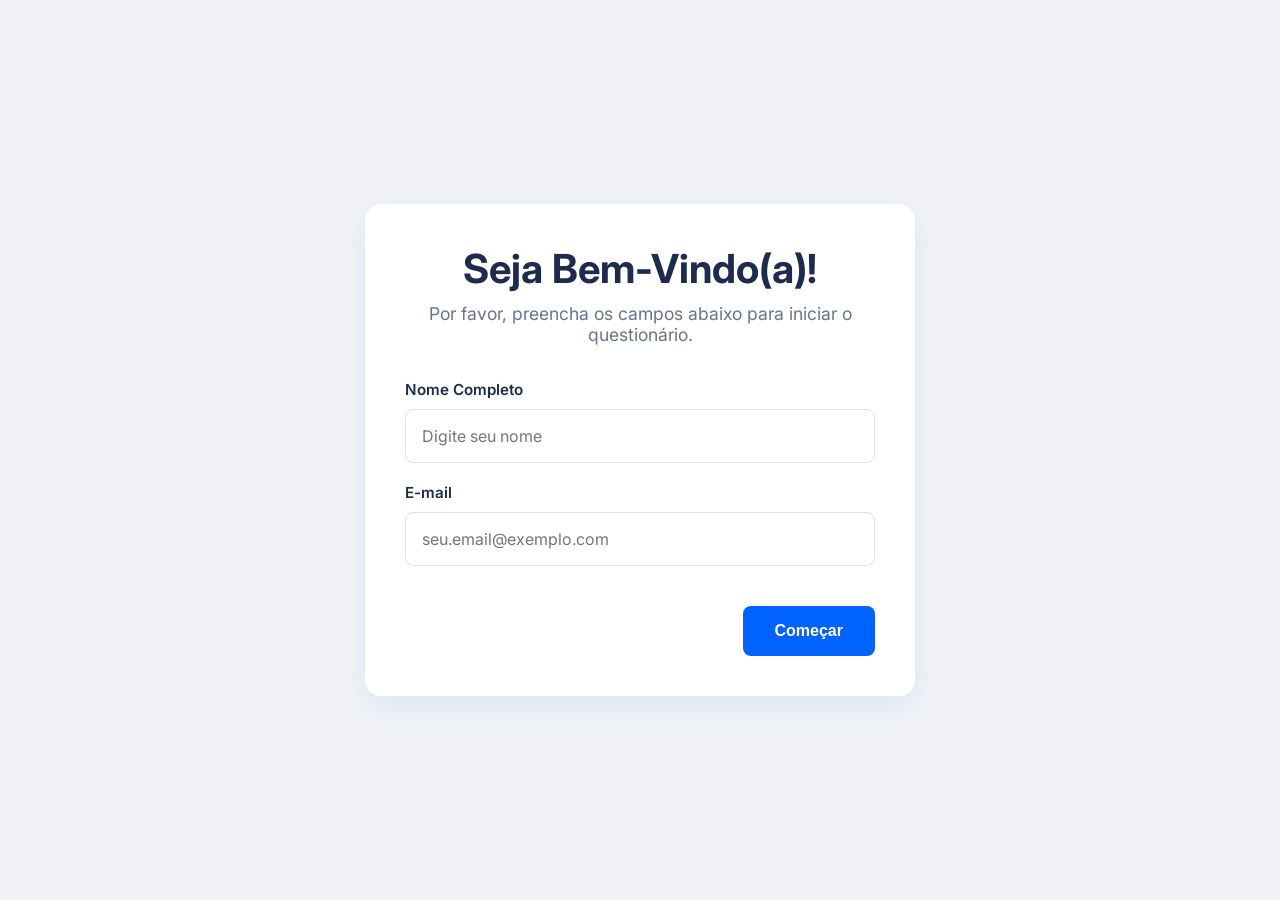
<file: index.html>
<!DOCTYPE html>
<html lang="pt-BR">
<head>
    <meta charset="UTF-8">
    <meta name="viewport" content="width=device-width, initial-scale=1.0">
    <title>Formulário de Perguntas</title>
    <link rel="stylesheet" href="style.css">
</head>
<body>

    <div class="form-container">
        <div class="form-header">
            <h1>Seja Bem-Vindo(a)!</h1>
            <p>Por favor, preencha os campos abaixo para iniciar o questionário.</p>
        </div>

        <form action="pergunta1.html">
            <div class="input-group">
                <label for="name">Nome Completo</label>
                <input type="text" id="name" name="name" placeholder="Digite seu nome" required>
            </div>
            <div class="input-group">
                <label for="email">E-mail</label>
                <input type="email" id="email" name="email" placeholder="seu.email@exemplo.com" required>
            </div>

            <div class="navigation-buttons">
                <div></div>
                <button type="submit" class="btn btn-primary">Começar</button>
            </div>
        </form>
    </div>

</body>
</html>
</file>
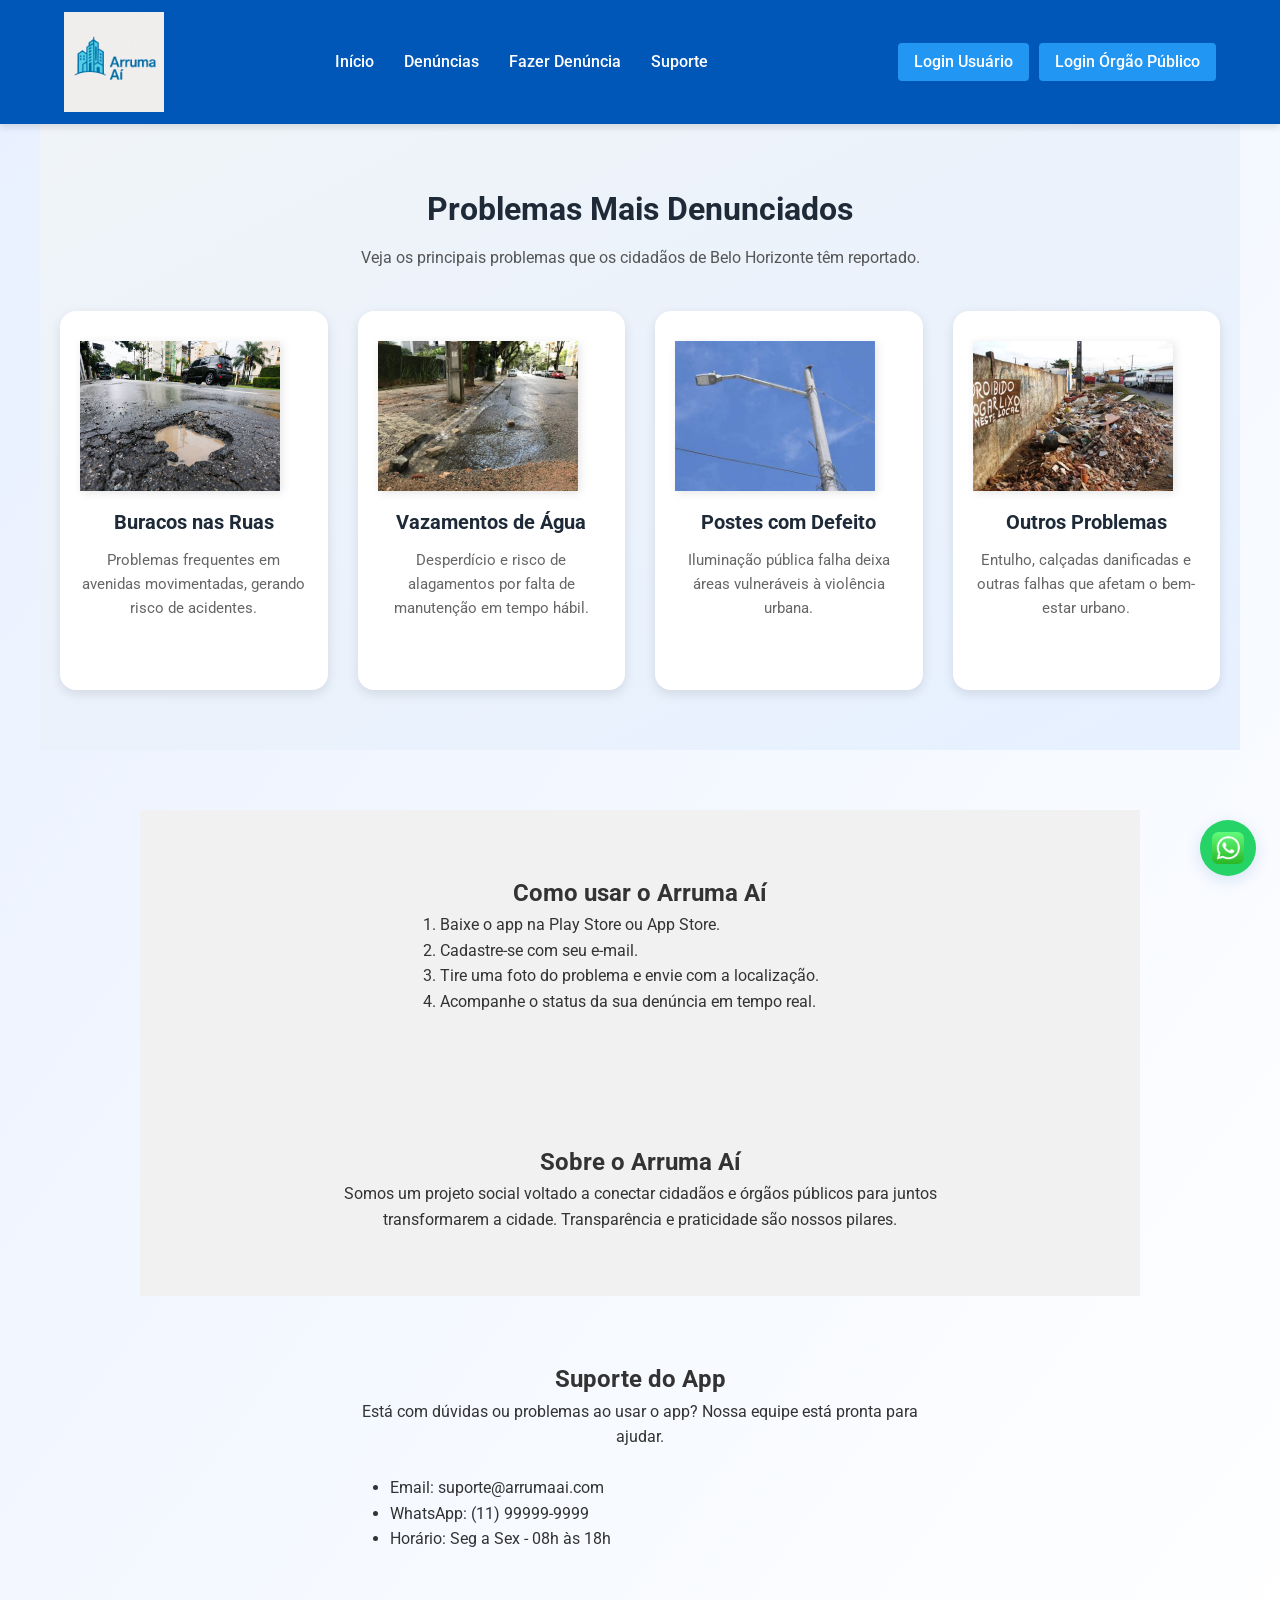
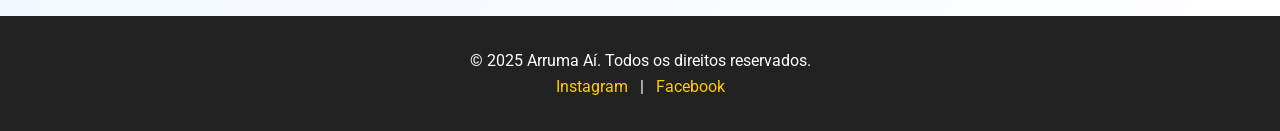
<file: homepage-arruma-ai/index.html>
<!DOCTYPE html>
<html lang="pt-BR">
<head>
  <meta charset="UTF-8" />
  <meta name="viewport" content="width=device-width, initial-scale=1.0"/>
  <title>Arruma Aí - Denúncias de Infraestrutura</title>
  <link rel="stylesheet" href="style.css" />
  <link href="https://fonts.googleapis.com/css2?family=Roboto:wght@400;700&display=swap" rel="stylesheet"/>
</head>

<body>
  <div id="loader-bg">
    <div class="loader"></div>
  </div>
  <a href="https://wa.me/5533987630763" class="whatsapp-float" target="_blank" aria-label="Fale conosco no WhatsApp">
    <img src="iconezap.png" alt="WhatsApp" />
  </a>
 <header class="header">
  <div class="container-header">
    <a href="index.html" class="logo">
      <img src="arruma ai logo.png" alt="Logo Arruma Aí">
    </a>
    <nav class="nav-menu">
      <ul>
        <li><a href="index.html">Início</a></li>
        <li><a href="denuncias.html">Denúncias</a></li>
        <li><a href="nova-denuncia.html">Fazer Denúncia</a></li>
        <li><a href="#suporte">Suporte</a></li>
      </ul>
    </nav>
    <div class="login-options">
      <a href="login.html" class="btn-login">Login Usuário</a>
      <a href="loginÓrgãoPúblico.html" class="btn-login">Login Órgão Público</a>
    </div>
  </div>
</header>

<section id="denuncias" class="secao-denuncias">
  <div class="container-denuncias">
    <h2 class="reveal">Problemas Mais Denunciados</h2>
    <p class="reveal">Veja os principais problemas que os cidadãos de Belo Horizonte têm reportado.</p>

    <div class="cards-denuncias reveal">
      <div class="card-denuncia">
        <div class="icon"><img src="buraco rua.jpg" alt="Buraco"/></div>
        <h3>Buracos nas Ruas</h3>
        <p>Problemas frequentes em avenidas movimentadas, gerando risco de acidentes.</p>
      </div>
      <div class="card-denuncia">
        <div class="icon"><img src="vazamento.webp" alt="Vazamento de Água"/></div>
        <h3>Vazamentos de Água</h3>
        <p>Desperdício e risco de alagamentos por falta de manutenção em tempo hábil.</p>
      </div>
      <div class="card-denuncia">
        <div class="icon"><img src="poste.jpeg" alt="Poste com defeito"/></div>
        <h3>Postes com Defeito</h3>
        <p>Iluminação pública falha deixa áreas vulneráveis à violência urbana.</p>
      </div>
      <div class="card-denuncia">
        <div class="icon"><img src="entulho.jpeg" alt="Outros problemas"/></div>
        <h3>Outros Problemas</h3>
        <p>Entulho, calçadas danificadas e outras falhas que afetam o bem-estar urbano.</p>
      </div>
    </div>
  </div>
</section>

<section id="tutorial" class="section bg-light">
  <div style="max-width:600px;margin:0 auto;">
    <h2 class="reveal" style="text-align:center;">Como usar o Arruma Aí</h2>
    <ol class="reveal" style="margin: 0 auto; max-width: 400px; text-align: left;">
      <li>Baixe o app na Play Store ou App Store.</li>
      <li>Cadastre-se com seu e-mail.</li>
      <li>Tire uma foto do problema e envie com a localização.</li>
      <li>Acompanhe o status da sua denúncia em tempo real.</li>
    </ol>
  </div>
</section>

<section id="sobre" class="section bg-light">
  <div style="max-width:600px;margin:0 auto;">
    <h2 class="reveal" style="text-align:center;">Sobre o Arruma Aí</h2>
    <p class="reveal" style="text-align:center;">Somos um projeto social voltado a conectar cidadãos e órgãos públicos para juntos transformarem a cidade. Transparência e praticidade são nossos pilares.</p>
  </div>
</section>

<section id="suporte" class="section">
  <div style="max-width:600px;margin:0 auto;">
    <h2 class="reveal" style="text-align:center;">Suporte do App</h2>
    <p class="reveal" style="text-align:center;">Está com dúvidas ou problemas ao usar o app? Nossa equipe está pronta para ajudar.<br><br></p>
    <ul class="reveal" style="margin: 0 auto; max-width: 500px; text-align: left;">
      <li>Email: suporte@arrumaai.com</li>
      <li>WhatsApp: (11) 99999-9999</li>
      <li>Horário: Seg a Sex - 08h às 18h</li>
    </ul>
  </div>
</section>

<footer>
  <p>&copy; 2025 Arruma Aí. Todos os direitos reservados.</p>
  <div class="social">
    <a href="#">Instagram</a> |
    <a href="#">Facebook</a> 
  </div>
</footer>
<script>
const loaderBg = document.getElementById('loader-bg');
window.addEventListener('DOMContentLoaded', () => {
  setTimeout(() => loaderBg.classList.add('hide'), 350);
});

document.querySelectorAll('a[href]').forEach(link => {
  if (link.hostname === window.location.hostname) {
    link.addEventListener('click', function(e) {
      if (link.getAttribute('target') || link.href.includes('#')) return;
      e.preventDefault();
      loaderBg.classList.remove('hide');
      document.body.classList.add('fade-out');
      setTimeout(() => {
        window.location = link.href;
      }, 400);
    });
  }
});
function revealOnScroll() {
  document.querySelectorAll('.reveal').forEach(el => {
    const rect = el.getBoundingClientRect();
    if (rect.top < window.innerHeight - 60) {
      el.classList.add('visible');
    }
  });
}
window.addEventListener('scroll', revealOnScroll);
window.addEventListener('DOMContentLoaded', revealOnScroll);
</script>
</body>
</html>
</file>
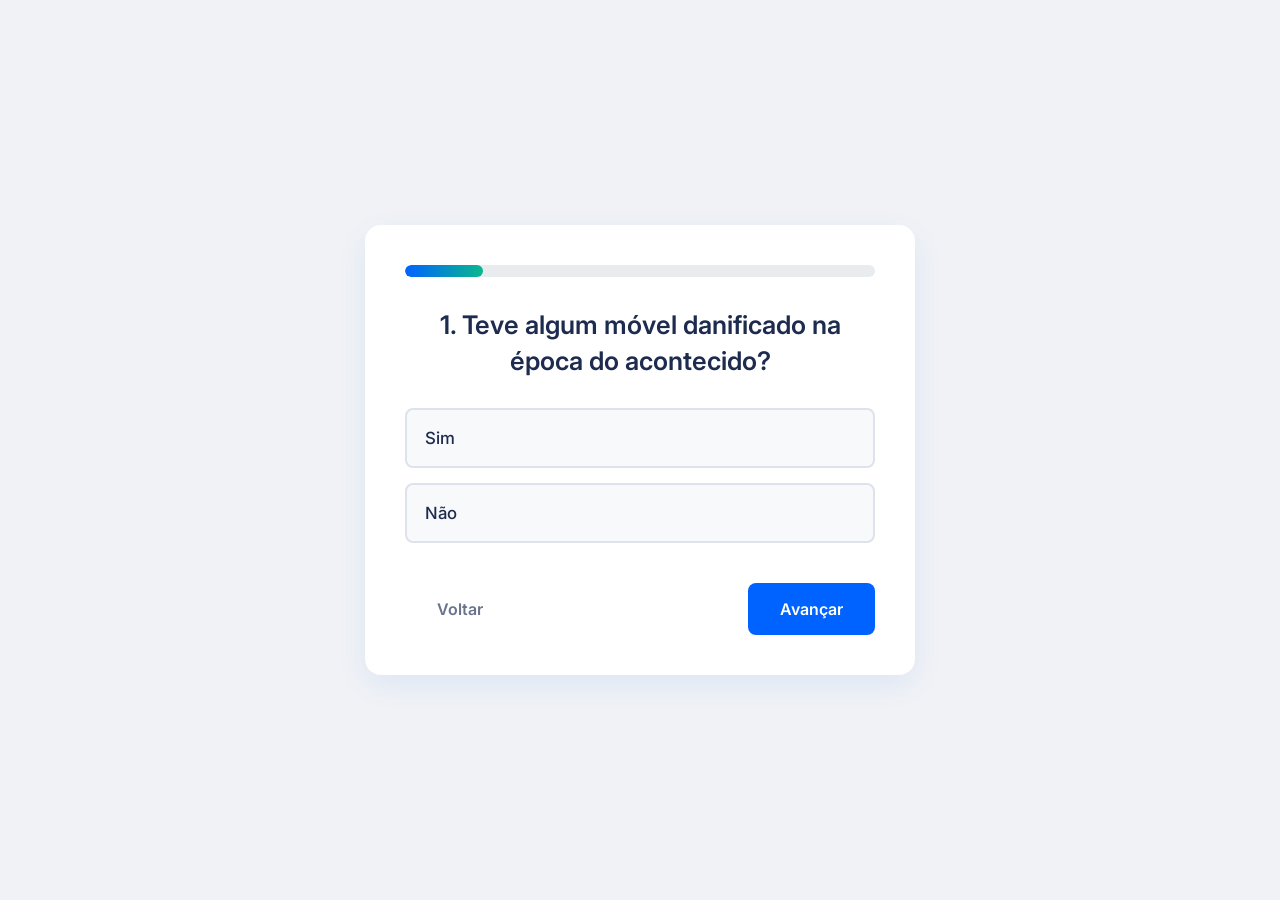
<file: pergunta1.html>
<!DOCTYPE html>
<html lang="pt-BR">
<head>
    <meta charset="UTF-8">
    <meta name="viewport" content="width=device-width, initial-scale=1.0">
    <title>Pergunta 1 de 6</title>
    <link rel="preconnect" href="https://fonts.googleapis.com">
    <link rel="preconnect" href="https://fonts.gstatic.com" crossorigin>
    <link href="https://fonts.googleapis.com/css2?family=Inter:wght@400;500;600;700&display=swap" rel="stylesheet">
    
    <link rel="stylesheet" href="style.css">
</head>
<body>

    <div class="form-container">
        <div class="progress-bar">
             <div class="progress" style="width: 16.6%;"></div>
        </div>

        <div class="question-container">
            <h2>1. Teve algum móvel danificado na época do acontecido?</h2>
            
            <div class="option">
                <input type="radio" id="q1-sim" name="pergunta1" value="sim">
                <label for="q1-sim">Sim</label>
            </div>

            <div class="option">
                <input type="radio" id="q1-nao" name="pergunta1" value="nao">
                <label for="q1-nao">Não</label>
            </div>
        </div>

        <div class="navigation-buttons">
            <a href="index.html" class="btn btn-secondary">Voltar</a>
            <a href="pergunta2.html" class="btn btn-primary">Avançar</a>
        </div>
    </div>
    
    <script>
        document.querySelectorAll('.option input[type="radio"]').forEach(input => {
            input.addEventListener('change', function() {
                // Remove a classe 'selected' de todas as opções
                document.querySelectorAll('.option').forEach(opt => opt.classList.remove('selected'));
                // Adiciona a classe 'selected' ao pai do input selecionado
                if(this.checked) {
                    this.parentElement.classList.add('selected');
                }
            });
        });
    </script>

</body>
</html>
</file>
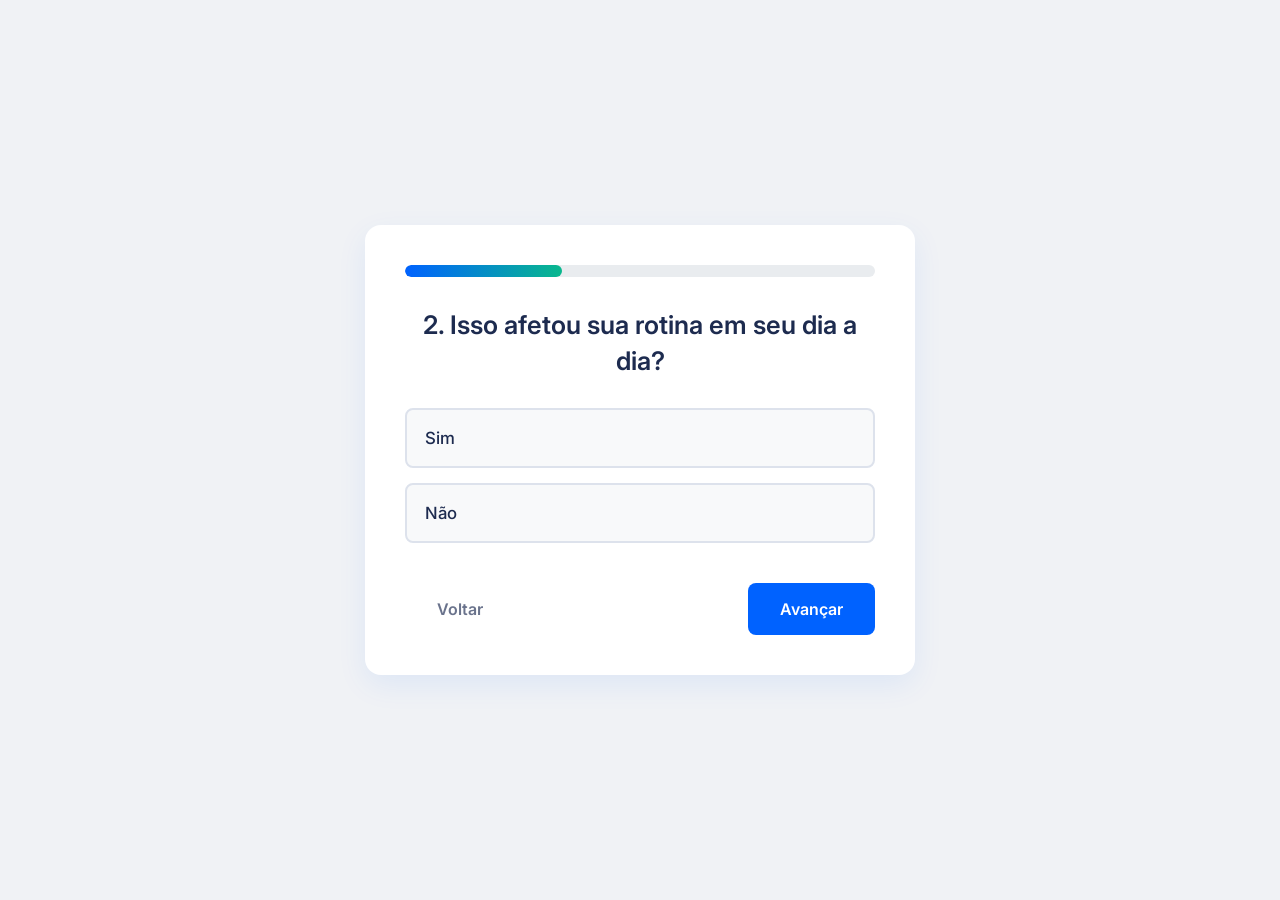
<file: pergunta2.html>
<!DOCTYPE html>
<html lang="pt-BR">
<head>
    <meta charset="UTF-8">
    <meta name="viewport" content="width=device-width, initial-scale=1.0">
    <title>Pergunta 2</title>
    <link rel="preconnect" href="https://fonts.googleapis.com">
    <link rel="preconnect" href="https://fonts.gstatic.com" crossorigin>
    <link href="https://fonts.googleapis.com/css2?family=Inter:wght@400;500;600;700&display=swap" rel="stylesheet">
    <link rel="stylesheet" href="style.css">
</head>
<body>

    <div class="form-container">
        <div class="progress-bar">
             <div class="progress" style="width: 33.3%;"></div>
        </div>
        <div class="question-container">
            <h2>2. Isso afetou sua rotina em seu dia a dia?</h2>
            
            <div class="option">
                <input type="radio" id="q2-sim" name="pergunta2" value="sim">
                <label for="q2-sim">Sim</label>
            </div>

            <div class="option">
                <input type="radio" id="q2-nao" name="pergunta2" value="nao">
                <label for="q2-nao">Não</label>
            </div>
        </div>

        <div class="navigation-buttons">
            <a href="pergunta1.html" class="btn btn-secondary">Voltar</a>
            <a href="pergunta3.html" class="btn btn-primary">Avançar</a>
        </div>
    </div>

    <script>
        document.querySelectorAll('.option input[type="radio"]').forEach(input => {
            input.addEventListener('change', function() {
                // Remove a classe 'selected' de todas as opções
                document.querySelectorAll('.option').forEach(opt => opt.classList.remove('selected'));
                // Adiciona a classe 'selected' ao pai do input selecionado
                if(this.checked) {
                    this.parentElement.classList.add('selected');
                }
            });
        });
    </script>

</body>
</html>
</file>
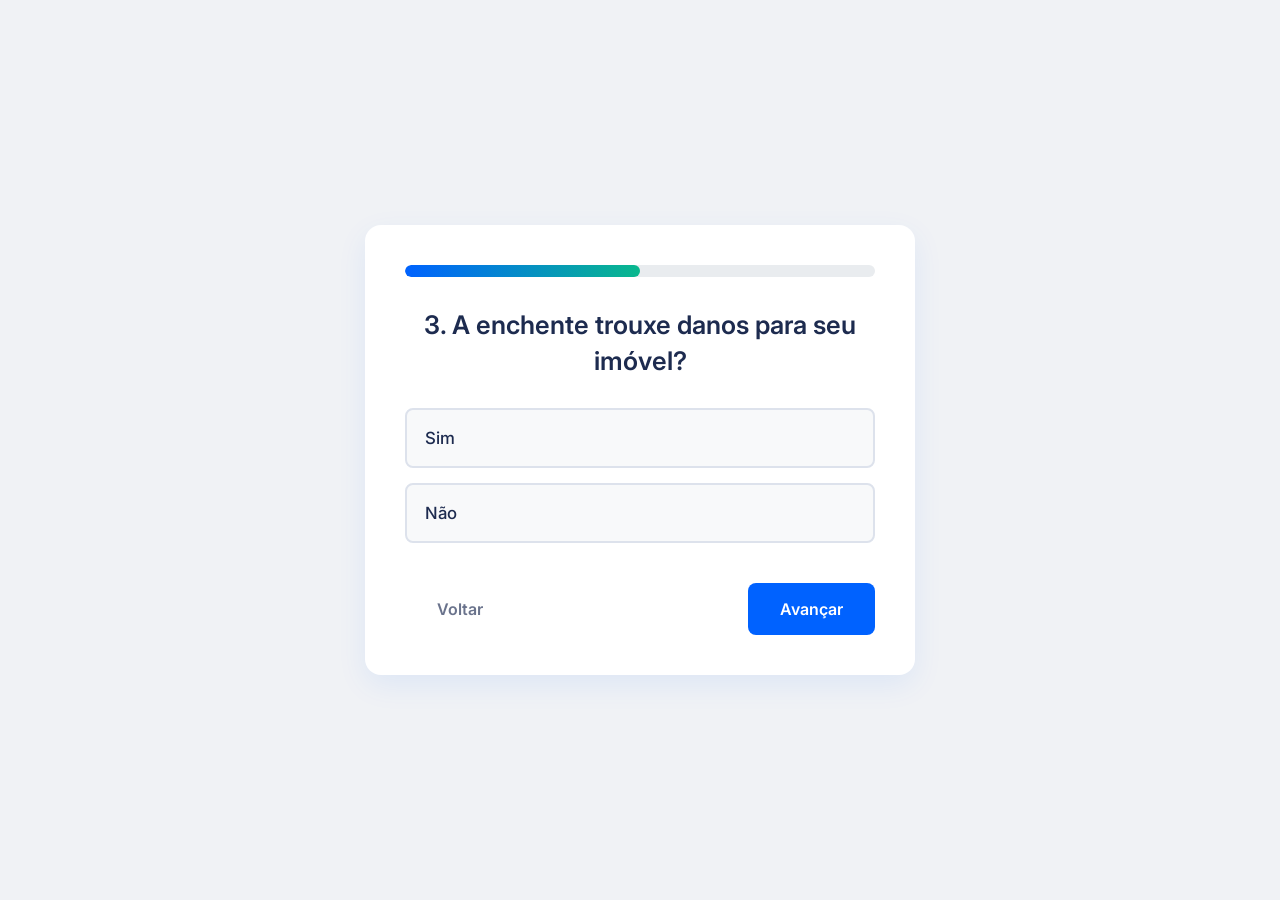
<file: pergunta3.html>
<!DOCTYPE html>
<html lang="pt-BR">
<head>
    <meta charset="UTF-8">
    <meta name="viewport" content="width=device-width, initial-scale=1.0">
    <title>Pergunta 3</title>
    <link rel="preconnect" href="https://fonts.googleapis.com">
    <link rel="preconnect" href="https://fonts.gstatic.com" crossorigin>
    <link href="https://fonts.googleapis.com/css2?family=Inter:wght@400;500;600;700&display=swap" rel="stylesheet">
    <link rel="stylesheet" href="style.css">
</head>
<body>

    <div class="form-container">
        <div class="progress-bar">
             <div class="progress" style="width: 50%;"></div>
        </div>
        <div class="question-container">
            <h2>3. A enchente trouxe danos para seu imóvel?</h2>
            
            <div class="option">
                <input type="radio" id="q3-sim" name="pergunta3" value="sim">
                <label for="q3-sim">Sim</label>
            </div>

            <div class="option">
                <input type="radio" id="q3-nao" name="pergunta3" value="nao">
                <label for="q3-nao">Não</label>
            </div>
        </div>

        <div class="navigation-buttons">
            <a href="pergunta2.html" class="btn btn-secondary">Voltar</a>
            <a href="pergunta4.html" class="btn btn-primary">Avançar</a>
        </div>
    </div>
    <script>
        document.querySelectorAll('.option input[type="radio"]').forEach(input => {
            input.addEventListener('change', function() {
                // Remove a classe 'selected' de todas as opções
                document.querySelectorAll('.option').forEach(opt => opt.classList.remove('selected'));
                // Adiciona a classe 'selected' ao pai do input selecionado
                if(this.checked) {
                    this.parentElement.classList.add('selected');
                }
            });
        });
    </script>
</body>
</html>
</file>
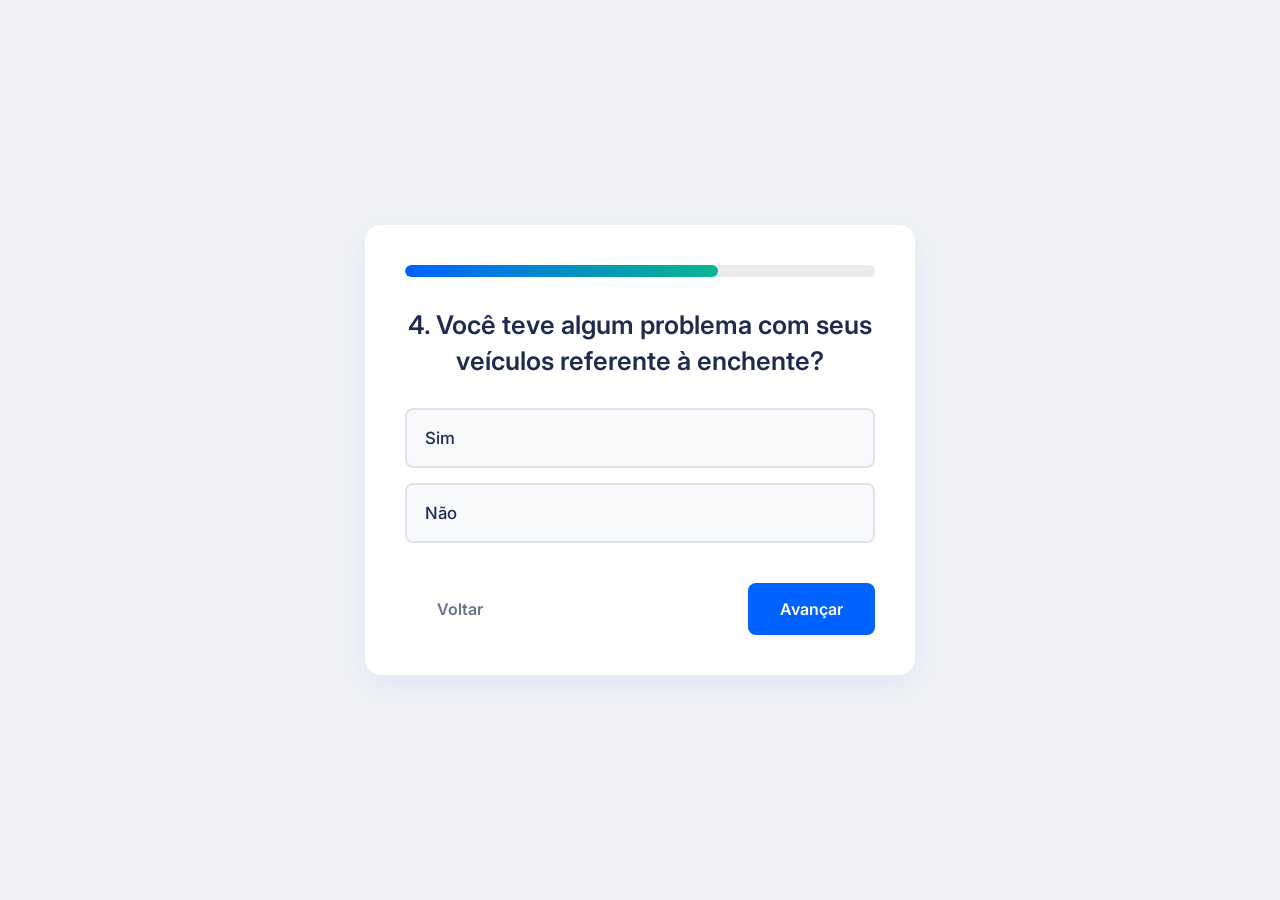
<file: pergunta4.html>
<!DOCTYPE html>
<html lang="pt-BR">
<head>
    <meta charset="UTF-8">
    <meta name="viewport" content="width=device-width, initial-scale=1.0">
    <title>Pergunta 4</title>
    <link rel="preconnect" href="https://fonts.googleapis.com">
    <link rel="preconnect" href="https://fonts.gstatic.com" crossorigin>
    <link href="https://fonts.googleapis.com/css2?family=Inter:wght@400;500;600;700&display=swap" rel="stylesheet">
    <link rel="stylesheet" href="style.css">
</head>
<body>

    <div class="form-container">
        <div class="progress-bar">
             <div class="progress" style="width: 66.6%;"></div>
        </div>
        <div class="question-container">
            <h2>4. Você teve algum problema com seus veículos referente à enchente?</h2>
            
            <div class="option">
                <input type="radio" id="q4-sim" name="pergunta4" value="sim">
                <label for="q4-sim">Sim</label>
            </div>

            <div class="option">
                <input type="radio" id="q4-nao" name="pergunta4" value="nao">
                <label for="q4-nao">Não</label>
            </div>
        </div>

        <div class="navigation-buttons">
            <a href="pergunta3.html" class="btn btn-secondary">Voltar</a>
            <a href="pergunta5.html" class="btn btn-primary">Avançar</a>
        </div>
    </div>
    <script>
        document.querySelectorAll('.option input[type="radio"]').forEach(input => {
            input.addEventListener('change', function() {
                // Remove a classe 'selected' de todas as opções
                document.querySelectorAll('.option').forEach(opt => opt.classList.remove('selected'));
                // Adiciona a classe 'selected' ao pai do input selecionado
                if(this.checked) {
                    this.parentElement.classList.add('selected');
                }
            });
        });
    </script>

</body>
</html>
</file>
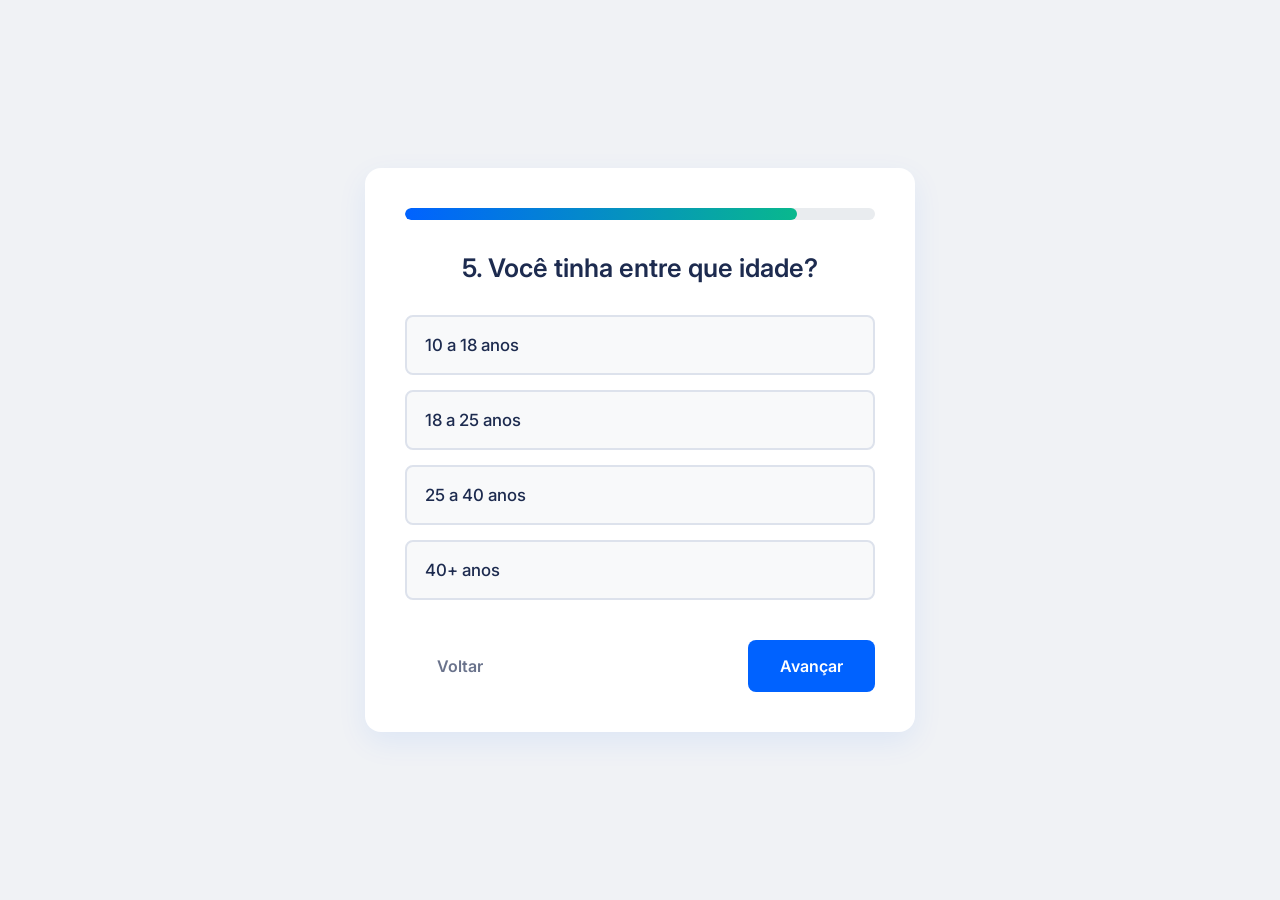
<file: pergunta5.html>
<!DOCTYPE html>
<html lang="pt-BR">
<head>
    <meta charset="UTF-8">
    <meta name="viewport" content="width=device-width, initial-scale=1.0">
    <title>Pergunta 5</title>
    <link rel="preconnect" href="https://fonts.googleapis.com">
    <link rel="preconnect" href="https://fonts.gstatic.com" crossorigin>
    <link href="https://fonts.googleapis.com/css2?family=Inter:wght@400;500;600;700&display=swap" rel="stylesheet">
    <link rel="stylesheet" href="style.css">
</head>
<body>

    <div class="form-container">
        <div class="progress-bar">
             <div class="progress" style="width: 83.3%;"></div>
        </div>

        <div class="question-container">
            <h2>5. Você tinha entre que idade?</h2>
            
            <div class="option">
                <input type="radio" id="q5-1" name="pergunta5" value="10-18">
                <label for="q5-1">10 a 18 anos</label>
            </div>

            <div class="option">
                <input type="radio" id="q5-2" name="pergunta5" value="18-25">
                <label for="q5-2">18 a 25 anos</label>
            </div>
            
            <div class="option">
                <input type="radio" id="q5-3" name="pergunta5" value="25-40">
                <label for="q5-3">25 a 40 anos</label>
            </div>

            <div class="option">
                <input type="radio" id="q5-4" name="pergunta5" value="40+">
                <label for="q5-4">40+ anos</label>
            </div>
        </div>

        <div class="navigation-buttons">
            <a href="pergunta4.html" class="btn btn-secondary">Voltar</a>
            <a href="pergunta6.html" class="btn btn-primary">Avançar</a>
        </div>
    </div>

</body>
</html>
</file>
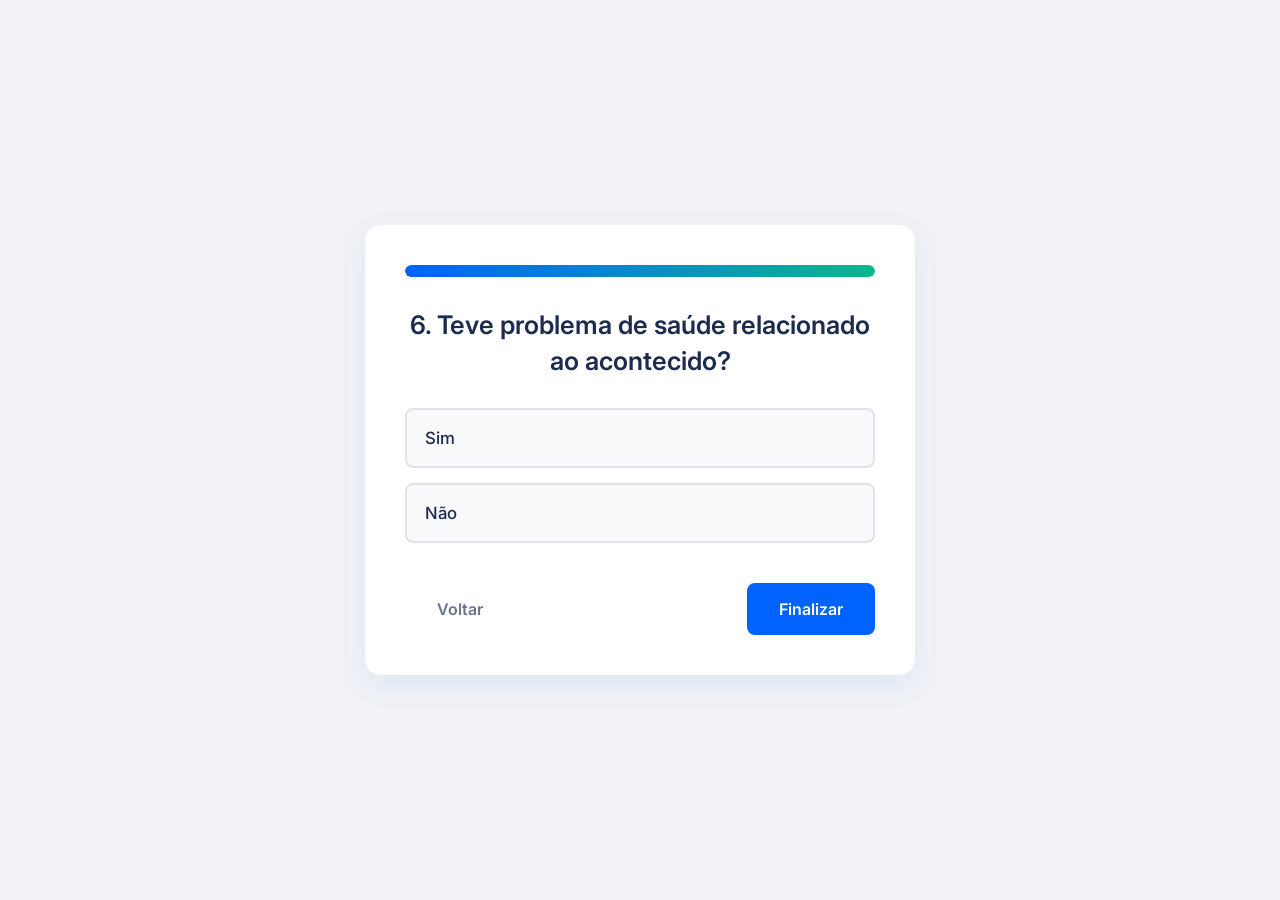
<file: pergunta6.html>
<!DOCTYPE html>
<html lang="pt-BR">
<head>
    <meta charset="UTF-8">
    <meta name="viewport" content="width=device-width, initial-scale=1.0">
    <title>Pergunta 6</title>
    <link rel="preconnect" href="https://fonts.googleapis.com">
    <link rel="preconnect" href="https://fonts.gstatic.com" crossorigin>
    <link href="https://fonts.googleapis.com/css2?family=Inter:wght@400;500;600;700&display=swap" rel="stylesheet">
    <link rel="stylesheet" href="style.css">
</head>
<body>

    <div class="form-container">
        <div class="progress-bar">
             <div class="progress" style="width: 100%;"></div>
        </div>
    
        <div class="question-container">
            <h2>6. Teve problema de saúde relacionado ao acontecido?</h2>
            
            <div class="option">
                <input type="radio" id="q6-sim" name="pergunta6" value="sim">
                <label for="q6-sim">Sim</label>
            </div>

            <div class="option">
                <input type="radio" id="q6-nao" name="pergunta6" value="nao">
                <label for="q6-nao">Não</label>
            </div>
        </div>

        <div class="navigation-buttons">
            <a href="pergunta5.html" class="btn btn-secondary">Voltar</a>
            <a href="pagamento.html" class="btn btn-primary">Finalizar</a>
        </div>

    </div>
    <script>
        document.querySelectorAll('.option input[type="radio"]').forEach(input => {
            input.addEventListener('change', function() {
                // Remove a classe 'selected' de todas as opções
                document.querySelectorAll('.option').forEach(opt => opt.classList.remove('selected'));
                // Adiciona a classe 'selected' ao pai do input selecionado
                if(this.checked) {
                    this.parentElement.classList.add('selected');
                }
            });
        });
    </script>

</body>
</html>
</file>
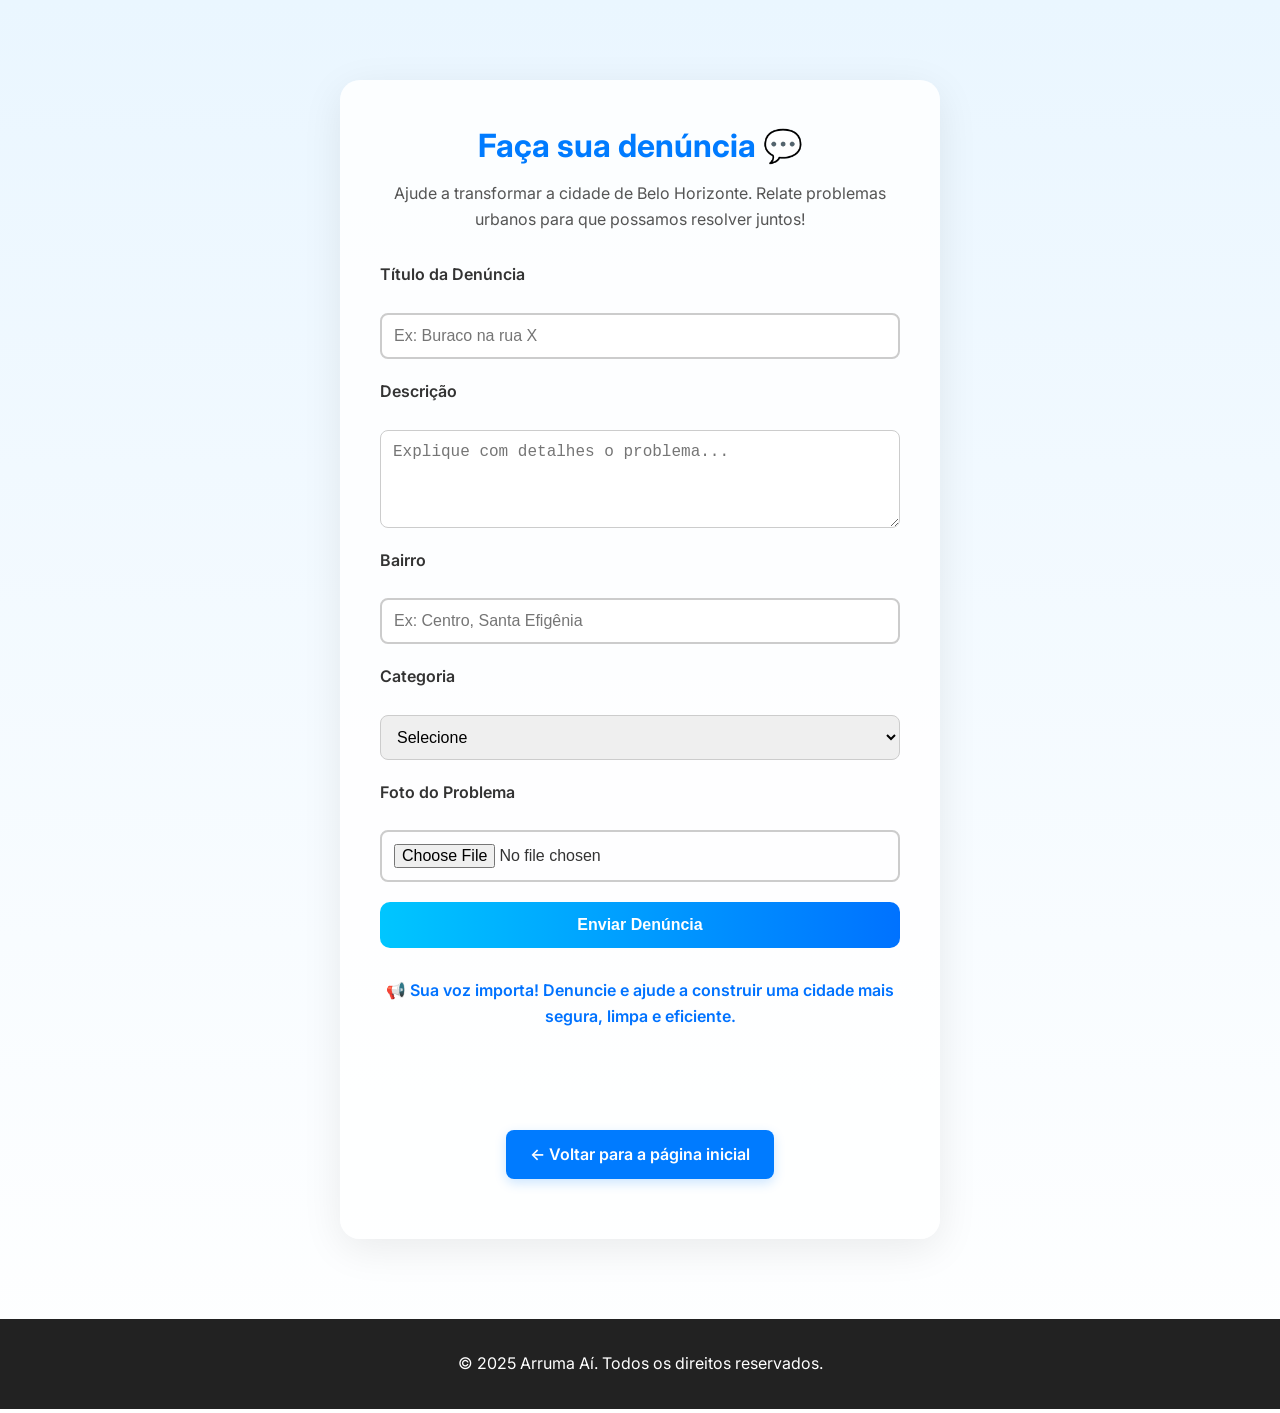
<file: homepage arruma aí/nova-denuncia.html>
<!DOCTYPE html>
<html lang="pt-BR">
<head>
  <meta charset="UTF-8">
  <title>Nova Denúncia - Arruma Aí</title>
  <meta name="viewport" content="width=device-width, initial-scale=1.0">
  <link rel="stylesheet" href="style.css">
  <link href="https://fonts.googleapis.com/css2?family=Inter:wght@400;600;700&display=swap" rel="stylesheet">
</head>
<body class="nova-denuncia-body">

  <main class="form-container">
    <h1>Faça sua denúncia 💬</h1>
    <p class="descricao-form">Ajude a transformar a cidade de Belo Horizonte. Relate problemas urbanos para que possamos resolver juntos!</p>

    <form class="denuncia-form">
      <label for="titulo">Título da Denúncia</label>
      <input type="text" id="titulo" placeholder="Ex: Buraco na rua X" required>

      <label for="descricao">Descrição</label>
      <textarea id="descricao" rows="4" placeholder="Explique com detalhes o problema..." required></textarea>

      <label for="bairro">Bairro</label>
      <input type="text" id="bairro" placeholder="Ex: Centro, Santa Efigênia" required>

      <label for="categoria">Categoria</label>
      <select id="categoria" required>
        <option value="">Selecione</option>
        <option value="buraco">Buraco</option>
        <option value="vazamento">Vazamento de Água</option>
        <option value="poste">Poste com Defeito</option>
        <option value="outros">Outros</option>
      </select>

      <label for="foto">Foto do Problema</label>
      <input type="file" id="foto" accept="image/*">

      <button type="submit" class="btn-enviar">Enviar Denúncia</button>
    </form>

    <div class="mensagem-final">
      📢 Sua voz importa! Denuncie e ajude a construir uma cidade mais segura, limpa e eficiente.
    </div>
    
    <div id="status-denuncia" class="status-denuncia"></div>

    <div class="voltar">
      <a href="index.html" class="btn-voltar">← Voltar para a página inicial</a>
    </div>
  </main>

  <footer>
    <p>&copy; 2025 Arruma Aí. Todos os direitos reservados.</p>
  </footer>
  <script>
  document.querySelector('.denuncia-form').addEventListener('submit', function(e) {
    e.preventDefault();

    const statusDiv = document.getElementById('status-denuncia');
    statusDiv.innerHTML = `
      <span class="spinner"></span>
      <span style="color:#f59e0b;">Enviando sua denúncia...</span>
    `;

    setTimeout(() => {
      statusDiv.classList.add('fade-out');

      setTimeout(() => {
        statusDiv.classList.remove('fade-out');
        statusDiv.innerHTML = `<span class="success-message">✅ Denúncia enviada com sucesso!</span>`;
      }, 500); 
    }, 3000);

    this.reset();
  });
</script>



</body>
</html>
</file>
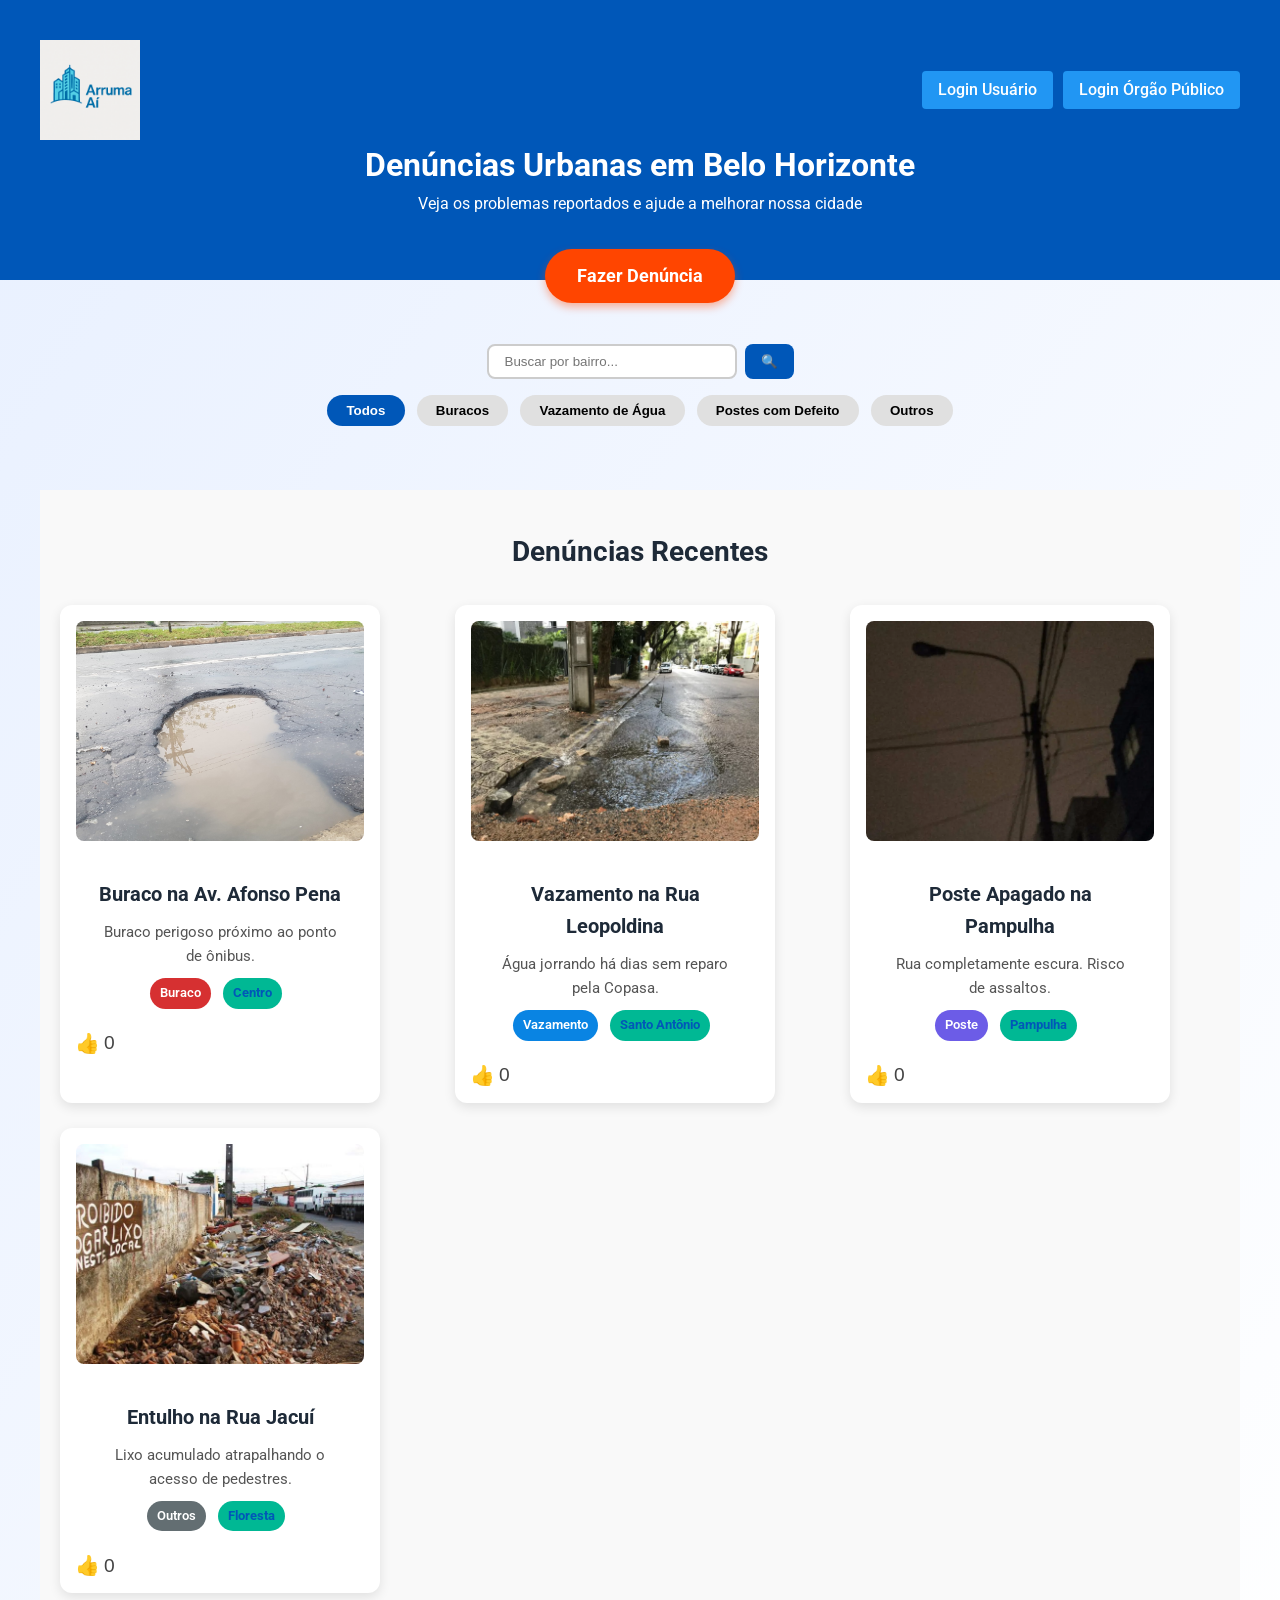
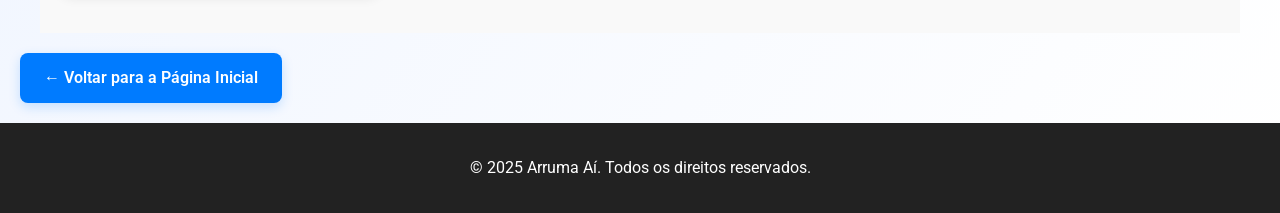
<file: homepage-arruma-ai/denuncias.html>
<!DOCTYPE html>
<html lang="pt-BR">
<head>
  <meta charset="UTF-8" />
  <meta name="viewport" content="width=device-width, initial-scale=1.0"/>
  <title>Visualizar Denúncias - Arruma Aí</title>
  <link rel="stylesheet" href="style.css" />
  <link href="https://fonts.googleapis.com/css2?family=Roboto:wght@400;700&display=swap" rel="stylesheet"/>
</head>
<body>
  <header class="header-secondary">
    <div class="header-top">
      <a href="index.html" class="logo">
        <img src="arruma ai logo.png" alt="Logo Arruma Aí">
      </a>
      <div class="login-options">
        <a href="login.html" class="btn-login">Login Usuário</a>
        <a href="loginÓrgãoPúblico.html" class="btn-login">Login Órgão Público</a>
      </div>
    </div>
    <h1>Denúncias Urbanas em Belo Horizonte</h1>
    <p>Veja os problemas reportados e ajude a melhorar nossa cidade</p>
    <header class="header-main">
      <a href="nova-denuncia.html" class="btn-denunciar">Fazer Denúncia</a>
    </header>
  </header>

  <section class="filtros">
    <div class="search-box">
      <input type="text" placeholder="Buscar por bairro..." id="pesquisaBairro" oninput="filtrarDenuncias()" />
      <button onclick="filtrarDenuncias()">🔍</button>
    </div>

    <div class="categorias">
      <button onclick="selecionarCategoria(event, 'todos')" class="ativo">Todos</button>
      <button onclick="selecionarCategoria(event, 'buraco')">Buracos</button>
      <button onclick="selecionarCategoria(event, 'vazamento')">Vazamento de Água</button>
      <button onclick="selecionarCategoria(event, 'poste')">Postes com Defeito</button>
      <button onclick="selecionarCategoria(event, 'outros')">Outros</button>
    </div>
  </section>

  <section class="denuncias-recentes" id="listaDenuncias">
    <h2 class="reveal">Denúncias Recentes</h2>
    <div class="grid-denuncias reveal">
      <div class="denuncia-card" data-categoria="buraco" data-bairro="centro" data-rua="Av. Afonso Pena" data-referencia="Próximo ao ponto de ônibus">
        <img src="buraco2.jpg" alt="Buraco na rua">
        <div class="denuncia-info">
          <h3>Buraco na Av. Afonso Pena</h3>
          <p>Buraco perigoso próximo ao ponto de ônibus.</p>
          <span class="tag categoria-buraco">Buraco</span>
          <span class="tag bairro">Centro</span>
        </div>
        <button class="like-btn" onclick="curtirDenuncia(this)">
          👍 <span class="like-count">0</span>
        </button>
      </div>

      <div class="denuncia-card" data-categoria="vazamento" data-bairro="santo antonio" data-rua="Rua Leopoldina" data-referencia="Em frente ao número 200">
        <img src="vazamento.webp" alt="Vazamento de água">
        <div class="denuncia-info">
          <h3>Vazamento na Rua Leopoldina</h3>
          <p>Água jorrando há dias sem reparo pela Copasa.</p>
          <span class="tag categoria-vazamento">Vazamento</span>
          <span class="tag bairro">Santo Antônio</span>
        </div>
        <button class="like-btn" onclick="curtirDenuncia(this)">
          👍 <span class="like-count">0</span>
        </button>
      </div>

      <div class="denuncia-card" data-categoria="poste" data-bairro="pampulha" data-rua="Rua Lagoa da Pampulha" data-referencia="Próximo ao parque">
        <img src="poste2.webp" alt="Poste apagado">
        <div class="denuncia-info">
          <h3>Poste Apagado na Pampulha</h3>
          <p>Rua completamente escura. Risco de assaltos.</p>
          <span class="tag categoria-poste">Poste</span>
          <span class="tag bairro">Pampulha</span>
        </div>
        <button class="like-btn" onclick="curtirDenuncia(this)">
          👍 <span class="like-count">0</span>
        </button>
      </div>

      <div class="denuncia-card" data-categoria="outros" data-bairro="floresta" data-rua="Rua Jacuí" data-referencia="Próximo à padaria">
        <img src="entulho.jpeg" alt="Entulho na calçada">
        <div class="denuncia-info">
          <h3>Entulho na Rua Jacuí</h3>
          <p>Lixo acumulado atrapalhando o acesso de pedestres.</p>
          <span class="tag categoria-outros">Outros</span>
          <span class="tag bairro">Floresta</span>
        </div>
        <button class="like-btn" onclick="curtirDenuncia(this)">
          👍 <span class="like-count">0</span>
        </button>
      </div>
    </div>
  </section>

  <a href="index.html" class="btn-voltar">← Voltar para a Página Inicial</a>

  <footer>
    <p>&copy; 2025 Arruma Aí. Todos os direitos reservados.</p>
  </footer>

  <!-- Modal de Detalhes da Denúncia -->
  <div id="modal-denuncia" class="modal-denuncia-bg" style="display:none;">
    <div class="modal-denuncia">
      <button class="fechar-modal" onclick="fecharModalDenuncia()">×</button>
      <div id="modal-conteudo-denuncia"></div>
      <div class="comentarios-section">
        <h4>Comentários</h4>
        <div id="comentarios-lista"></div>
        <form id="form-comentario" onsubmit="adicionarComentario(event)">
          <input type="text" id="nome-comentario" placeholder="Seu nome" required>
          <textarea id="texto-comentario" placeholder="Escreva um comentário..." required></textarea>
          <button type="submit">Enviar</button>
        </form>
      </div>
    </div>
  </div>

  <script>
let categoriaSelecionada = 'todos';

function removerAcentos(str) {
  return str.normalize("NFD").replace(/[\u0300-\u036f]/g, "");
}

function selecionarCategoria(event, categoria) {
  categoriaSelecionada = categoria;
  document.querySelectorAll(".categorias button").forEach(btn => btn.classList.remove("ativo"));
  event.target.classList.add("ativo");
  filtrarDenuncias();
}

function filtrarDenuncias() {
  const termoPesquisa = removerAcentos(document.getElementById("pesquisaBairro").value.toLowerCase().trim());
  const cards = document.querySelectorAll(".denuncia-card");
  cards.forEach(card => {
    const categoria = removerAcentos(card.getAttribute("data-categoria").toLowerCase().trim());
    const bairro = removerAcentos(card.getAttribute("data-bairro").toLowerCase().trim());
    const correspondeCategoria = (categoriaSelecionada === "todos" || categoria === removerAcentos(categoriaSelecionada.toLowerCase().trim()));
    const correspondeBairro = bairro.includes(termoPesquisa);
    if (correspondeCategoria && correspondeBairro) {
      card.style.display = "";
    } else {
      card.style.display = "none";
    }
  });
}

function curtirDenuncia(btn) {
  const countSpan = btn.querySelector('.like-count');
  let count = parseInt(countSpan.textContent, 10);
  const card = btn.closest('.denuncia-card');
  const id = Array.from(document.querySelectorAll('.denuncia-card')).indexOf(card);
  const storageKey = 'like-denuncia-' + id;
  if (!btn.classList.contains('liked')) {
    count++;
    btn.classList.add('liked');
    localStorage.setItem(storageKey, '1');
  } else {
    count--;
    btn.classList.remove('liked');
    localStorage.removeItem(storageKey);
  }
  countSpan.textContent = count;
}
window.addEventListener('DOMContentLoaded', () => {
  document.querySelectorAll('.denuncia-card').forEach((card, idx) => {
    const btn = card.querySelector('.like-btn');
    const countSpan = btn.querySelector('.like-count');
    const storageKey = 'like-denuncia-' + idx;
    if (localStorage.getItem(storageKey) === '1') {
      btn.classList.add('liked');
      countSpan.textContent = '1';
    } else {
      btn.classList.remove('liked');
      countSpan.textContent = '0';
    }
  });

  // Clique para abrir modal de detalhes
  document.querySelectorAll('.denuncia-card').forEach(card => {
    card.style.cursor = 'pointer';
    card.addEventListener('click', function(e) {
      if (e.target.classList.contains('like-btn') || e.target.closest('.like-btn')) return;
      abrirModalDenuncia(card);
    });
  });
});

function abrirModalDenuncia(card) {
  const titulo = card.querySelector('h3').textContent;
  const descricao = card.querySelector('p').textContent;
  const categoria = card.getAttribute('data-categoria');
  const bairro = card.getAttribute('data-bairro');
  const imgSrc = card.querySelector('img').src;
  const rua = card.getAttribute('data-rua') || 'Não informado';
  const referencia = card.getAttribute('data-referencia') || 'Não informado';

  document.getElementById('modal-conteudo-denuncia').innerHTML = `
    <img src="${imgSrc}" alt="" style="width:100%;border-radius:8px;margin-bottom:10px;">
    <h3>${titulo}</h3>
    <p><strong>Descrição:</strong> ${descricao}</p>
    <p><strong>Bairro:</strong> ${bairro.charAt(0).toUpperCase() + bairro.slice(1)}</p>
    <p><strong>Rua:</strong> ${rua}</p>
    <p><strong>Ponto de referência:</strong> ${referencia}</p>
    <p><strong>Categoria:</strong> ${categoria.charAt(0).toUpperCase() + categoria.slice(1)}</p>
  `;
  carregarComentarios(titulo);
  document.getElementById('modal-denuncia').style.display = 'flex';
  document.body.style.overflow = 'hidden';
  document.getElementById('form-comentario').setAttribute('data-titulo', titulo);
}

function fecharModalDenuncia() {
  document.getElementById('modal-denuncia').style.display = 'none';
  document.body.style.overflow = '';
}

function carregarComentarios(titulo) {
  const lista = document.getElementById('comentarios-lista');
  lista.innerHTML = '';
  const comentarios = JSON.parse(localStorage.getItem('comentarios-' + titulo) || '[]');
  comentarios.forEach(c => {
    const div = document.createElement('div');
    div.className = 'comentario';
    div.innerHTML = `
      <span class="comentario-avatar">
        <svg width="24" height="24" viewBox="0 0 24 24" fill="#b0b8c1" xmlns="http://www.w3.org/2000/svg" style="vertical-align:middle;">
          <circle cx="12" cy="8" r="4"/>
          <ellipse cx="12" cy="17" rx="7" ry="5"/>
        </svg>
      </span>
      <strong>${c.nome}:</strong> ${c.texto}
    `;
    lista.appendChild(div);
  });
}

function adicionarComentario(e) {
  e.preventDefault();
  const form = document.getElementById('form-comentario');
  const titulo = form.getAttribute('data-titulo');
  const nome = document.getElementById('nome-comentario').value.trim();
  const texto = document.getElementById('texto-comentario').value.trim();
  if (!nome || !texto) return;
  const comentarios = JSON.parse(localStorage.getItem('comentarios-' + titulo) || '[]');
  comentarios.push({nome, texto});
  localStorage.setItem('comentarios-' + titulo, JSON.stringify(comentarios));
  document.getElementById('nome-comentario').value = '';
  document.getElementById('texto-comentario').value = '';
  carregarComentarios(titulo);
}

function revealOnScroll() {
  document.querySelectorAll('.reveal').forEach(el => {
    const rect = el.getBoundingClientRect();
    if (rect.top < window.innerHeight - 60) {
      el.classList.add('visible');
    }
  });
}
window.addEventListener('scroll', revealOnScroll);
window.addEventListener('DOMContentLoaded', revealOnScroll);
</script>
<script>
document.querySelectorAll('a[href]').forEach(link => {
  if (link.hostname === window.location.hostname) {
    link.addEventListener('click', function(e) {
      if (link.getAttribute('target') || link.href.includes('#')) return;
      e.preventDefault();
      document.body.classList.add('fade-out');
      setTimeout(() => {
        window.location = link.href;
      }, 400);
    });
  }
});
</script>
</body>
</html>
</file>
<file: style.css>
@import url('https://fonts.googleapis.com/css2?family=Inter:wght@400;500;600;700&display=swap');

:root {
    --primary-color: #0062ff; /* Azul vibrante */
    --success-color: #09b88d; /* Verde para seleção/sucesso */
    --background-color: #f0f2f5; /* Fundo cinza claro */
    --form-bg-color: #ffffff;
    --text-color: #1d2b4f; /* Azul escuro/preto */
    --text-light-color: #6a738c;
    --border-color: #dde2ec;
    --border-radius-lg: 16px;
    --border-radius-md: 8px;
    --shadow: 0 10px 30px rgba(0, 98, 255, 0.08);
}

* {
    margin: 0;
    padding: 0;
    box-sizing: border-box;
}

body {
    font-family: 'Inter', sans-serif;
    background-color: var(--background-color);
    color: var(--text-color);
    display: flex;
    justify-content: center;
    align-items: center;
    min-height: 100vh;
    padding: 20px;
}

.form-container {
    background-color: var(--form-bg-color);
    padding: 40px;
    border-radius: var(--border-radius-lg);
    box-shadow: var(--shadow);
    width: 100%;
    max-width: 550px;
    transform: scale(0.95);
    opacity: 0;
    animation: fadeIn 0.5s cubic-bezier(0.25, 0.46, 0.45, 0.94) forwards;
}

@keyframes fadeIn {
    to {
        transform: scale(1);
        opacity: 1;
    }
}

.form-header {
    text-align: center;
    margin-bottom: 35px;
}

.form-header h1 {
    font-size: 2.5em;
    font-weight: 700;
    color: var(--text-color);
    margin-bottom: 10px;
}

.form-header p {
    font-size: 1.1em;
    color: var(--text-light-color);
}

.input-group {
    margin-bottom: 20px;
    text-align: left;
}

.input-group label {
    display: block;
    margin-bottom: 10px;
    font-weight: 600;
    font-size: 0.95em;
}

.input-group input {
    width: 100%;
    padding: 16px;
    border-radius: var(--border-radius-md);
    border: 1px solid var(--border-color);
    font-size: 1em;
    font-family: 'Inter', sans-serif;
    transition: all 0.3s ease;
}

.input-group input:focus {
    outline: none;
    border-color: var(--primary-color);
    box-shadow: 0 0 0 4px rgba(0, 98, 255, 0.15);
}

/* --- Estilo das Perguntas e Opções --- */

.question-container h2 {
    font-size: 1.6em;
    font-weight: 600;
    margin-bottom: 30px;
    text-align: center;
    line-height: 1.4;
}

.option {
    display: flex;
    align-items: center;
    background-color: #f8f9fa;
    padding: 18px;
    margin-bottom: 15px;
    border-radius: var(--border-radius-md);
    border: 2px solid var(--border-color);
    cursor: pointer;
    transition: all 0.3s ease;
    position: relative;
    overflow: hidden;
}

.option:hover {
    border-color: var(--primary-color);
    background-color: #f0f6ff;
}

.option input[type="radio"] {
    display: none; /* Esconde o botão de rádio padrão */
}

.option label {
    cursor: pointer;
    display: block;
    width: 100%;
    font-weight: 500;
    font-size: 1.05em;
}

/* --- O EFEITO DE SELEÇÃO ACONTECE AQUI --- */
.option input[type="radio"]:checked + label {
    font-weight: 600;
    color: var(--success-color);
}

.option input[type="radio"]:checked ~ .option-indicator::after {
    transform: scale(1);
    opacity: 1;
}

.option.selected {
    border-color: var(--success-color);
    background-color: #f0fffb;
}

/* --- Barra de Progresso --- */
.progress-bar {
    width: 100%;
    height: 12px;
    background-color: #e9ecef;
    border-radius: 10px;
    margin-bottom: 30px;
    overflow: hidden;
}

.progress {
    height: 100%;
    background: linear-gradient(90deg, #0062ff, #09b88d);
    border-radius: 10px;
    transition: width 0.4s ease-in-out;
}


/* --- Botões de Navegação --- */
.navigation-buttons {
    display: flex;
    justify-content: space-between;
    align-items: center;
    margin-top: 40px;
}

.btn {
    padding: 16px 32px;
    border: none;
    border-radius: var(--border-radius-md);
    font-size: 1em;
    font-weight: 600;
    cursor: pointer;
    transition: all 0.3s ease;
    text-decoration: none;
    display: inline-block;
}

.btn-primary {
    background-color: var(--primary-color);
    color: #fff;
}

.btn-primary:hover {
    background-color: #0053d6;
    transform: translateY(-3px);
    box-shadow: 0 5px 15px rgba(0, 98, 255, 0.2);
}

.btn-secondary {
    background-color: transparent;
    color: var(--text-light-color);
}

.btn-secondary:hover {
    color: var(--text-color);
}

/* Responsividade */
@media (max-width: 500px) {
    .form-container {
        padding: 25px;
    }

    .form-header h1 {
        font-size: 2em;
    }

    .navigation-buttons {
        flex-direction: column-reverse;
        gap: 15px;
        width: 100%;
    }

    .btn {
        width: 100%;
        text-align: center;
    }
}
</file>
<file: homepage-arruma-ai/style.css>
* {
  margin: 0;
  padding: 0;
  box-sizing: border-box;
}

body {
  font-family: 'Roboto', sans-serif;
  line-height: 1.6;
  background-color: #f9f9f9;
  color: #333;
  transition: opacity 0.4s;
}
body.fade-out {
  opacity: 0;
}
.navbar {
  background: #0057b8;
  color: white;
  padding: 1rem 2rem;
  display: flex;
  justify-content: space-between;
  align-items: center;
  position: sticky;
  top: 0;
  z-index: 1000;
}

.navbar .logo {
  font-size: 1.5rem;
  font-weight: bold;
}

.nav-links {
  list-style: none;
  display: flex;
  gap: 1.5rem;
}

.nav-links a {
  color: white;
  text-decoration: none;
  font-weight: bold;
}

.nav-links a:hover {
  text-decoration: underline;
}

.hero {
  background: linear-gradient(to right, #0057b8, #009ee0);
  color: white;
  text-align: center;
  padding: 5rem 2rem;
}

.hero h1 {
  font-size: 2.5rem;
  margin-bottom: 1rem;
}

.hero p {
  font-size: 1.2rem;
  margin-bottom: 2rem;
}

.btn {
  padding: 0.75rem 1.5rem;
  background-color: #ffcc00;
  color: #000;
  text-decoration: none;
  border-radius: 8px;
  font-weight: bold;
}

.section {
  padding: 4rem 2rem;
  max-width: 1000px;
  margin: auto;
}

.bg-light {
  background-color: #f1f1f1;
}

.cards {
  display: flex;
  flex-wrap: wrap;
  gap: 2rem;
  margin-top: 2rem;
  justify-content: center;
}

.card {
  background: white;
  border-radius: 12px;
  box-shadow: 0 2px 8px rgba(0,0,0,0.1);
  width: 300px;
  padding: 1rem;
  text-align: center;
  transition: transform 0.3s;
}

.card:hover {
  transform: translateY(-5px);
}

.card img {
  width: 100%;
  border-radius: 10px;
  margin-bottom: 1rem;
}

footer {
  background: #222;
  color: white;
  text-align: center;
  padding: 2rem;
}

footer a {
  color: #ffcc00;
  text-decoration: none;
  margin: 0 0.5rem;
}

footer a:hover {
  text-decoration: underline;
}
.header-secondary {
  background-color: #0057b8;
  color: white;
  padding: 2.5rem;
  text-align: center;
  height: 280px;
}

.filtros {
  display: flex;
  flex-direction: column;
  align-items: center;
  gap: 1rem;
  margin: 2rem auto;
  max-width: 900px;
}

.search-box {
  display: flex;
  gap: 0.5rem;
}

.search-box input {
  padding: 0.5rem 1rem;
  border: 2px solid #ccc;
  border-radius: 8px;
  width: 250px;
}

.search-box button {
  padding: 0.5rem 1rem;
  background-color: #0057b8;
  color: white;
  border: none;
  border-radius: 8px;
  cursor: pointer;
}

.categorias {
  display: flex;
  flex-wrap: wrap;
  gap: 0.75rem;
  justify-content: center;
}

.categorias button {
  padding: 0.5rem 1.2rem;
  border: none;
  border-radius: 20px;
  background-color: #e0e0e0;
  cursor: pointer;
  font-weight: bold;
}

.categorias button.ativo,
.categorias button:hover {
  background-color: #0057b8;
  color: white;
}

.lista-denuncias {
  display: flex;
  flex-wrap: wrap;
  gap: 2rem;
  justify-content: center;
  max-width: 1200px;
  margin: 2rem auto;
}

.denuncia-card {
  background: white;
  border-radius: 10px;
  box-shadow: 0 3px 8px rgba(0,0,0,0.1);
  width: 280px;
  padding: 1rem;
  text-align: center;
  transition: transform 0.3s;
}

.denuncia-card:hover {
  transform: translateY(-4px);
}

.denuncia-card img {
  width: 100%;
  border-radius: 8px;
  margin-bottom: 0.75rem;
}

.denuncia-card h3 {
  margin-bottom: 0.5rem;
  font-size: 1.1rem;
}

.denuncia-card p {
  font-size: 0.95rem;
  margin-bottom: 0.5rem;
}

.denuncia-card .bairro {
  font-weight: bold;
  color: #0057b8;
}
.btn-denunciar {
  display: inline-block;
  margin-top: 1rem;
  background-color: #ff4500;
  color: white;
  font-weight: bold;
  padding: 0.8rem 2rem;
  border-radius: 30px;
  text-decoration: none;
  font-size: 1.1rem;
  box-shadow: 0 4px 8px rgba(255, 69, 0, 0.4);
  transition: background-color 0.3s ease, transform 0.3s ease;
}

.btn-denunciar:hover {
  background-color: #e03e00;
  transform: scale(1.05);
}
.form-section {
  max-width: 600px;
  margin: 3rem auto;
  padding: 2rem;
  background: white;
  box-shadow: 0 2px 10px rgba(0,0,0,0.1);
  border-radius: 12px;
}

.denuncia-form {
  display: flex;
  flex-direction: column;
  gap: 1rem;
}

.denuncia-form label {
  font-weight: bold;
  margin-bottom: 0.25rem;
}

.denuncia-form input[type="text"],
.denuncia-form input[type="file"],
.denuncia-form select,
.denuncia-form textarea {
  padding: 0.75rem;
  border: 2px solid #ccc;
  border-radius: 8px;
  font-size: 1rem;
  width: 100%;
}

.denuncia-form .btn {
  align-self: flex-end;
  background-color: #0057b8;
  color: white;
  padding: 0.75rem 1.5rem;
  border: none;
  border-radius: 8px;
  font-weight: bold;
  cursor: pointer;
}

.denuncia-form .btn:hover {
  background-color: #003f8a;
}
.btn-voltar {
  display: inline-block;
  margin: 20px;
  padding: 10px 20px;
  background-color: #2e86de;
  color: #fff;
  text-decoration: none;
  border-radius: 8px;
  font-weight: bold;
  transition: background-color 0.3s ease;
}

.btn-voltar:hover {
  background-color: #1b4f72;
}
.header-site {
  background-color: #1e2a38;
  color: #fff;
  padding: 15px 0;
  box-shadow: 0 2px 8px rgba(0,0,0,0.2);
  font-family: 'Roboto', sans-serif;
  position: sticky;
  top: 0;
  z-index: 1000;
}

.header-site .container {
  display: flex;
  align-items: center;
  justify-content: space-between;
  max-width: 1200px;
  margin: 0 auto;
  padding: 0 20px;
}

.header-site .logo a {
  font-size: 28px;
  font-weight: 700;
  color: #00d1b2;
  text-decoration: none;
}

.nav-menu ul {
  list-style: none;
  margin: 0;
  padding: 0;
  display: flex;
  gap: 25px;
}

.nav-menu a {
  color: #fff;
  text-decoration: none;
  font-size: 16px;
  transition: color 0.3s;
}

.nav-menu a:hover {
  color: #00d1b2;
}

@media (max-width: 768px) {
  .header-site .container {
    flex-direction: column;
    align-items: flex-start;
  }

  .nav-menu ul {
    flex-direction: column;
    gap: 10px;
    margin-top: 10px;
  }
}
.denuncias-recentes {
  padding: 40px 20px;
  background-color: #f9f9f9;
}

.denuncias-recentes h2 {
  text-align: center;
  font-size: 28px;
  color: #1e2a38;
  margin-bottom: 30px;
  font-weight: 700;
}

.grid-denuncias {
  display: grid;
  grid-template-columns: repeat(auto-fit, minmax(280px, 1fr));
  gap: 25px;
  max-width: 1200px;
  margin: 0 auto;
}

.denuncia-card {
  background-color: #fff;
  border-radius: 12px;
  overflow: hidden;
  box-shadow: 0 4px 12px rgba(0,0,0,0.1);
  transition: transform 0.3s ease;
}

.denuncia-card:hover {
  transform: translateY(-5px);
}

.denuncia-card img {
  width: 100%;
  height: 220px;
  object-fit: cover;
}

.denuncia-info {
  padding: 15px 20px;
}

.denuncia-info h3 {
  font-size: 20px;
  margin: 10px 0;
  color: #1e2a38;
}

.denuncia-info p {
  font-size: 15px;
  color: #555;
  margin-bottom: 10px;
}

.tag {
  display: inline-block;
  padding: 5px 10px;
  font-size: 13px;
  margin-right: 8px;
  border-radius: 20px;
  color: white;
  font-weight: 600;
}

.categoria-buraco {
  background-color: #d63031;
}

.categoria-vazamento {
  background-color: #0984e3;
}

.categoria-poste {
  background-color: #6c5ce7;
}

.categoria-outros {
  background-color: #636e72;
}

.bairro {
  background-color: #00b894;
}
.secao-denuncias {
  background: linear-gradient(to bottom right, #f0f4f8, #e6f0ff);
  padding: 60px 20px;
  text-align: center;
  font-family: 'Roboto', sans-serif;
}

.container-denuncias {
  max-width: 1200px;
  margin: 0 auto;
}

.secao-denuncias h2 {
  font-size: 32px;
  color: #1e2a38;
  margin-bottom: 10px;
}

.secao-denuncias p {
  font-size: 16px;
  color: #555;
  margin-bottom: 40px;
}

.cards-denuncias {
  display: grid;
  grid-template-columns: repeat(auto-fit, minmax(260px, 1fr));
  gap: 30px;
}

.card-denuncia {
  background-color: #ffffff;
  border-radius: 16px;
  padding: 30px 20px;
  box-shadow: 0 4px 16px rgba(0,0,0,0.08);
  transition: transform 0.3s ease, box-shadow 0.3s ease;
}

.card-denuncia:hover {
  transform: translateY(-8px);
  box-shadow: 0 8px 24px rgba(0,0,0,0.15);
}

.card-denuncia .icon img {
  width: 200px;
  height: 150px;
  margin-bottom: 15px;
  filter: drop-shadow(2px 2px 4px rgba(0,0,0,0.1));
}

.card-denuncia h3 {
  font-size: 20px;
  color: #1e2a38;
  margin-bottom: 10px;
}

.card-denuncia p {
  font-size: 15px;
  color: #666;
}
.secao-denuncias {
  background: linear-gradient(to bottom right, #f0f4f8, #e6f0ff);
  padding: 60px 20px;
  text-align: center;
  font-family: 'Roboto', sans-serif;
  margin-bottom: 60px; 
}
.header {
  background-color: #0057b8;
  padding: 12px 0;
  box-shadow: 0 4px 6px rgba(0, 0, 0, 0.1);
  position: sticky;
  top: 0;
  z-index: 1000;
}

.container-header {
  max-width: 1200px;
  margin: 0 auto;
  padding: 0 24px;
  display: flex;
  align-items: center;
  justify-content: space-between;
}

.logo img {
  height: 100px;
  transition: transform 0.3s ease;
}

.logo img:hover {
  transform: scale(1.05);
}

.nav-menu ul {
  display: flex;
  gap: 30px;
  list-style: none;
  margin: 0;
  padding: 0;
}

.nav-menu a {
  color: #fff;
  text-decoration: none;
  font-weight: 500;
  font-size: 16px;
  transition: color 0.3s ease;
}

.nav-menu a:hover {
  color: #00d4ff;
}
.nova-denuncia-body {
  font-family: 'Inter', sans-serif;
  background: linear-gradient(to bottom, #eaf6ff, #ffffff);
  margin: 0;
  color: #333;
}

.form-container {
  max-width: 600px;
  margin: 80px auto;
  padding: 40px;
  background: #ffffffdd;
  border-radius: 20px;
  box-shadow: 0 10px 40px rgba(0, 0, 0, 0.08);
  text-align: center;
}

.form-container h1 {
  font-size: 2rem;
  color: #007bff;
  margin-bottom: 10px;
}

.descricao-form {
  color: #555;
  margin-bottom: 30px;
  font-size: 1rem;
}

.denuncia-form {
  display: flex;
  flex-direction: column;
  gap: 20px;
  text-align: left;
}

.denuncia-form label {
  font-weight: 600;
  margin-bottom: 5px;
}

.denuncia-form input,
.denuncia-form textarea,
.denuncia-form select {
  padding: 12px;
  border-radius: 8px;
  border: 1px solid #ccc;
  font-size: 1rem;
  transition: border 0.3s, box-shadow 0.3s;
}

.denuncia-form input:focus,
.denuncia-form textarea:focus,
.denuncia-form select:focus {
  border-color: #00b8ff;
  box-shadow: 0 0 0 3px rgba(0, 184, 255, 0.2);
  outline: none;
}

.btn-enviar {
  background: linear-gradient(to right, #00c6ff, #0072ff);
  color: white;
  border: none;
  padding: 14px;
  border-radius: 10px;
  font-size: 1rem;
  font-weight: bold;
  cursor: pointer;
  transition: background 0.3s ease;
}

.btn-enviar:hover {
  background: linear-gradient(to right, #0072ff, #00c6ff);
}

.mensagem-final {
  margin-top: 30px;
  font-size: 1rem;
  color: #0072ff;
  font-weight: 600;
}

.voltar {
  margin-top: 20px;
}

.btn-voltar {
  display: inline-block;
  background-color: #007bff;
  color: #fff; 
  padding: 12px 24px;
  border-radius: 8px;
  text-decoration: none;
  font-weight: 600;
  transition: background-color 0.3s ease, transform 0.2s;
  box-shadow: 0 4px 12px rgba(0, 123, 255, 0.2);
}

.btn-voltar:hover {
  background-color: #0056b3;
  transform: translateY(-2px);
  color: #fff;
}
@media (max-width: 480px) {
  header {
    flex-direction: column;
    align-items: center;
    text-align: center;
  }

  .header-main nav ul {
    flex-direction: column;
    gap: 10px;
  }

  .filtros {
    flex-direction: column;
    align-items: center;
    gap: 1rem;
    padding: 1rem;
  }

  .search-box input {
    width: 80%;
  }

  .denuncia-card {
    width: 90%;
  }

  .btn-voltar {
    font-size: 14px;
    padding: 10px 18px;
  }
}

@media (min-width: 481px) and (max-width: 768px) {
  .denuncia-card {
    width: 45%;
  }

  .header-main nav ul {
    gap: 20px;
  }
}

@media (min-width: 769px) and (max-width: 1024px) {
  .denuncia-card {
    width: 30%;
  }
}
.denuncia-card {
  width: 100%;
  max-width: 320px;
}
img {
  max-width: 100%;
  height: auto;
  display: block;
}
* {
  margin: 0;
  padding: 0;
  box-sizing: border-box;
}

body {
  font-family: 'Roboto', sans-serif;
  background: linear-gradient(to bottom right, #e8f0ff, #ffffff);
  color: #333;
  width: 100%;
  overflow-x: hidden; 
}
section {
  width: 100%;
  padding: 2rem 1rem;
  max-width: 1200px;
  margin: 0 auto;
}
header {
  color: white;
  padding: 1rem 2rem;
  width: 100%;
}

.header-main nav ul {
  display: flex;
  gap: 2rem;
  flex-wrap: wrap;
  justify-content: flex-end;
  list-style: none;
}
.container {
  width: 100%;
  max-width: 1200px;
  margin: 0 auto;
  padding: 2rem 1rem;
}
.mensagem-envio {
  font-size: 1.1rem;
  text-align: center;
}
.status-denuncia {
  margin-top: 20px;
  text-align: center;
  font-family: 'Inter', sans-serif;
  font-size: 1.2rem;
  font-weight: 600;
  min-height: 40px;
  transition: all 0.4s ease;
}

.spinner {
  border: 4px solid #ccc;
  border-top: 4px solid #f59e0b; 
  border-radius: 50%;
  width: 30px;
  height: 30px;
  animation: spin 1s linear infinite;
  display: inline-block;
  margin-right: 10px;
  vertical-align: middle;
}

@keyframes spin {
  0% { transform: rotate(0deg); }
  100% { transform: rotate(360deg); }
}

.fade-out {
  opacity: 0;
  transition: opacity 0.5s ease;
}

.success-message {
  color: #10b981; 
  animation: popIn 0.4s ease;
}

@keyframes popIn {
  0% { transform: scale(0.8); opacity: 0; }
  100% { transform: scale(1); opacity: 1; }
}
.reveal {
  opacity: 0;
  transform: translateY(40px);
  transition: opacity 0.6s, transform 0.6s;
}
.reveal.visible {
  opacity: 1;
  transform: none;
}
.like-btn {
  background: none;
  border: none;
  color: #444;
  font-size: 1.2rem;
  cursor: pointer;
  margin-top: 8px;
  transition: color 0.2s;
  display: flex;
  align-items: center;
  gap: 4px;
}
.like-btn.liked {
  color: #2196f3;
  font-weight: bold;
}
body.dark-mode .like-btn {
  color: #bbb;
}
body.dark-mode .like-btn.liked {
  color: #4fc3f7;
}
.login-options {
  display: flex;
  gap: 10px;
  align-items: center;
  margin-left: 20px;
}
.btn-login {
  background: #2196f3;
  color: #fff;
  padding: 6px 16px;
  border-radius: 4px;
  text-decoration: none;
  font-weight: 500;
  transition: background 0.2s;
  border: none;
  cursor: pointer;
  font-size: 1rem;
}
.btn-login:hover {
  background: #1769aa;
}
.header-top {
  display: flex;
  justify-content: space-between;
  align-items: center;
}
@media (max-width: 700px) {
  .login-options {
    flex-direction: column;
    gap: 4px;
    margin-left: 0;
  }
  .header-top {
    flex-direction: column;
    gap: 8px;
  }
}

.denuncia-card, .card-denuncia {
  transition: transform 0.3s cubic-bezier(.25,.8,.25,1), box-shadow 0.3s, filter 0.3s;
  box-shadow: 0 4px 12px rgba(0,0,0,0.1);
}
.denuncia-card:hover, .card-denuncia:hover {
  transform: translateY(-10px) scale(1.03) rotate(-1deg);
  box-shadow: 0 12px 32px rgba(0,0,0,0.18);
  filter: brightness(1.05);
}

button, .btn, .btn-denunciar, .btn-voltar, .btn-login {
  transition: transform 0.15s cubic-bezier(.4,0,.2,1), box-shadow 0.2s;
}
button:active, .btn:active, .btn-denunciar:active, .btn-voltar:active, .btn-login:active {
  transform: scale(0.96);
  box-shadow: 0 2px 6px rgba(0,0,0,0.12);
}

.header, .header-secondary {
  animation: slideDownFade 0.8s cubic-bezier(.23,1.02,.32,1) 0.1s both;
}
@keyframes slideDownFade {
  0% { opacity: 0; transform: translateY(-40px);}
  100% { opacity: 1; transform: none;}
}

.btn-denunciar {
  animation: pulse 2.2s infinite;
}
@keyframes pulse {
  0% { box-shadow: 0 0 0 0 rgba(255,69,0,0.3);}
  70% { box-shadow: 0 0 0 12px rgba(255,69,0,0);}
  100% { box-shadow: 0 0 0 0 rgba(255,69,0,0);}
}

.like-btn {
  transition: color 0.2s, transform 0.2s;
}
.like-btn.liked {
  animation: likePop 0.4s;
}
@keyframes likePop {
  0% { transform: scale(1) rotate(0deg);}
  30% { transform: scale(1.4) rotate(-20deg);}
  60% { transform: scale(1.1) rotate(10deg);}
  100% { transform: scale(1) rotate(0deg);}
}

@media (max-width: 1024px) {
  .container-header,
  .header-site .container,
  .container-denuncias,
  .form-container,
  .section,
  .secao-denuncias {
    max-width: 98vw;
    padding-left: 1vw;
    padding-right: 1vw;
  }
  .cards-denuncias,
  .grid-denuncias {
    grid-template-columns: repeat(auto-fit, minmax(220px, 1fr));
    gap: 18px;
  }
  .card-denuncia,
  .denuncia-card {
    max-width: 100%;
    width: 100%;
    min-width: 0;
  }
}

@media (max-width: 768px) {
  .container-header,
  .header-site .container {
    flex-direction: column;
    align-items: flex-start;
    gap: 12px;
    padding: 0 10px;
  }
  .nav-menu ul,
  .header-main nav ul {
    flex-direction: column;
    gap: 10px;
    margin-top: 10px;
    align-items: flex-start;
  }
  .login-options {
    flex-direction: column;
    gap: 6px;
    margin-left: 0;
  }
  .logo img {
    height: 70px;
  }
  .cards-denuncias,
  .grid-denuncias {
    grid-template-columns: 1fr 1fr;
    gap: 12px;
  }
  .card-denuncia,
  .denuncia-card {
    width: 100%;
    min-width: 0;
    max-width: 100%;
  }
  .form-container {
    padding: 20px 8px;
  }
  .section,
  .secao-denuncias {
    padding: 2rem 0.5rem;
  }
}

@media (max-width: 480px) {
  .container-header,
  .header-site .container {
    flex-direction: column;
    align-items: center;
    padding: 0 4px;
  }
  .logo img {
    height: 48px;
  }
  .nav-menu ul,
  .header-main nav ul {
    flex-direction: column;
    gap: 8px;
    margin-top: 8px;
    align-items: center;
  }
  .cards-denuncias,
  .grid-denuncias {
    grid-template-columns: 1fr;
    gap: 10px;
  }
  .card-denuncia,
  .denuncia-card {
    width: 98vw;
    max-width: 98vw;
    min-width: 0;
    padding: 10px 4px;
  }
  .form-container,
  .section,
  .secao-denuncias {
    padding: 1rem 2px;
    max-width: 100vw;
  }
  .btn-denunciar,
  .btn-voltar,
  .btn-login {
    width: 100%;
    font-size: 1rem;
    padding: 10px 0;
    margin: 8px 0;
  }
  .search-box input {
    width: 100px;
    min-width: 0;
    font-size: 0.95rem;
  }
  .search-box button {
    padding: 0.5rem 0.7rem;
    font-size: 1rem;
  }
  .filtros {
    gap: 0.5rem;
    padding: 0.5rem;
  }
  .header-secondary {
    padding: 1rem 0.5rem;
    height: auto;
  }
  .denuncias-recentes h2,
  .secao-denuncias h2 {
    font-size: 1.2rem;
  }
  .denuncia-info h3,
  .card-denuncia h3 {
    font-size: 1rem;
  }
  .denuncia-info p,
  .card-denuncia p {
    font-size: 0.9rem;
  }
  .tag {
    font-size: 0.8rem;
    padding: 3px 7px;
  }
}

img {
  max-width: 100%;
  height: auto;
  display: block;
}
#loader-bg {
  position: fixed;
  z-index: 2000;
  inset: 0;
  background: rgba(255,255,255,0.85);
  display: flex;
  align-items: center;
  justify-content: center;
  transition: opacity 0.4s;
}
#loader-bg.hide {
  opacity: 0;
  pointer-events: none;
}
.loader {
  width: 54px;
  height: 54px;
  border: 6px solid #e0e7ef;
  border-top: 6px solid #0057b8;
  border-radius: 50%;
  animation: spin 1s linear infinite;
  box-shadow: 0 4px 16px rgba(0,87,184,0.10);
}
@keyframes spin {
  0% { transform: rotate(0deg);}
  100% { transform: rotate(360deg);}
}
/* Botão flutuante WhatsApp */
.whatsapp-float {
  position: fixed;
  bottom: 24px;
  right: 24px;
  z-index: 3000;
  width: 56px;
  height: 56px;
  border-radius: 50%;
  box-shadow: 0 4px 16px rgba(0,87,184,0.15);
  background: #25d366;
  display: flex;
  align-items: center;
  justify-content: center;
  transition: box-shadow 0.2s;
}
.whatsapp-float img {
  width: 32px;
  height: 32px;
}
.whatsapp-float:hover {
  box-shadow: 0 8px 32px rgba(0,87,184,0.25);
  background: #22c55e;
}
.modal-denuncia-bg {
  position: fixed;
  z-index: 4000;
  inset: 0;
  background: rgba(0,0,0,0.45);
  display: flex;
  align-items: center;
  justify-content: center;
}
.modal-denuncia {
  background: #fff;
  border-radius: 10px;
  max-width: 420px;
  width: 95%;
  padding: 24px 18px 18px 18px;
  position: relative;
  box-shadow: 0 8px 32px rgba(0,0,0,0.18);
  animation: modalIn 0.25s;
}
@keyframes modalIn { from { transform: scale(0.95); opacity: 0;} to {transform: scale(1); opacity: 1;} }
.fechar-modal {
  position: absolute;
  top: 10px; right: 14px;
  background: none;
  border: none;
  font-size: 2rem;
  color: #0057b8;
  cursor: pointer;
}
.comentarios-section {
  margin-top: 20px;
}
.comentarios-section h4 {
  margin-bottom: 8px;
}
#comentarios-lista {
  max-height: 120px;
  overflow-y: auto;
  margin-bottom: 10px;
}
.comentario {
  background: #f3f6fa;
  border-radius: 6px;
  padding: 7px 10px;
  margin-bottom: 6px;
  font-size: 0.97em;
}
.comentario strong {
  color: #0057b8;
}
#form-comentario input, #form-comentario textarea {
  width: 100%;
  margin-bottom: 6px;
  padding: 6px;
  border-radius: 4px;
  border: 1px solid #c3d0e6;
  font-size: 1em;
}
#form-comentario button {
  background: #0057b8;
  color: #fff;
  border: none;
  padding: 7px 16px;
  border-radius: 4px;
  cursor: pointer;
  font-weight: bold;
}
#form-comentario button:hover {
  background: #003e7a;
}
.comentario {
  display: flex;
  align-items: flex-start;
  gap: 8px;
}
.comentario-avatar {
  flex-shrink: 0;
  margin-top: 2px;
}
.comentario strong {
  color: #0057b8;
  margin-right: 2px;
}
</file>
<file: homepage arruma aí/style.css>
* {
  margin: 0;
  padding: 0;
  box-sizing: border-box;
}

body {
  font-family: 'Roboto', sans-serif;
  line-height: 1.6;
  background-color: #f9f9f9;
  color: #333;
}

.navbar {
  background: #0057b8;
  color: white;
  padding: 1rem 2rem;
  display: flex;
  justify-content: space-between;
  align-items: center;
  position: sticky;
  top: 0;
  z-index: 1000;
}

.navbar .logo {
  font-size: 1.5rem;
  font-weight: bold;
}

.nav-links {
  list-style: none;
  display: flex;
  gap: 1.5rem;
}

.nav-links a {
  color: white;
  text-decoration: none;
  font-weight: bold;
}

.nav-links a:hover {
  text-decoration: underline;
}

.hero {
  background: linear-gradient(to right, #0057b8, #009ee0);
  color: white;
  text-align: center;
  padding: 5rem 2rem;
}

.hero h1 {
  font-size: 2.5rem;
  margin-bottom: 1rem;
}

.hero p {
  font-size: 1.2rem;
  margin-bottom: 2rem;
}

.btn {
  padding: 0.75rem 1.5rem;
  background-color: #ffcc00;
  color: #000;
  text-decoration: none;
  border-radius: 8px;
  font-weight: bold;
}

.section {
  padding: 4rem 2rem;
  max-width: 1000px;
  margin: auto;
}

.bg-light {
  background-color: #f1f1f1;
}

.cards {
  display: flex;
  flex-wrap: wrap;
  gap: 2rem;
  margin-top: 2rem;
  justify-content: center;
}

.card {
  background: white;
  border-radius: 12px;
  box-shadow: 0 2px 8px rgba(0,0,0,0.1);
  width: 300px;
  padding: 1rem;
  text-align: center;
  transition: transform 0.3s;
}

.card:hover {
  transform: translateY(-5px);
}

.card img {
  width: 100%;
  border-radius: 10px;
  margin-bottom: 1rem;
}

footer {
  background: #222;
  color: white;
  text-align: center;
  padding: 2rem;
}

footer a {
  color: #ffcc00;
  text-decoration: none;
  margin: 0 0.5rem;
}

footer a:hover {
  text-decoration: underline;
}
.header-secondary {
  background-color: #0057b8;
  color: white;
  padding: 2.5rem;
  text-align: center;
  height: 280px;
}

.filtros {
  display: flex;
  flex-direction: column;
  align-items: center;
  gap: 1rem;
  margin: 2rem auto;
  max-width: 900px;
}

.search-box {
  display: flex;
  gap: 0.5rem;
}

.search-box input {
  padding: 0.5rem 1rem;
  border: 2px solid #ccc;
  border-radius: 8px;
  width: 250px;
}

.search-box button {
  padding: 0.5rem 1rem;
  background-color: #0057b8;
  color: white;
  border: none;
  border-radius: 8px;
  cursor: pointer;
}

.categorias {
  display: flex;
  flex-wrap: wrap;
  gap: 0.75rem;
  justify-content: center;
}

.categorias button {
  padding: 0.5rem 1.2rem;
  border: none;
  border-radius: 20px;
  background-color: #e0e0e0;
  cursor: pointer;
  font-weight: bold;
}

.categorias button.ativo,
.categorias button:hover {
  background-color: #0057b8;
  color: white;
}

.lista-denuncias {
  display: flex;
  flex-wrap: wrap;
  gap: 2rem;
  justify-content: center;
  max-width: 1200px;
  margin: 2rem auto;
}

.denuncia-card {
  background: white;
  border-radius: 10px;
  box-shadow: 0 3px 8px rgba(0,0,0,0.1);
  width: 280px;
  padding: 1rem;
  text-align: center;
  transition: transform 0.3s;
}

.denuncia-card:hover {
  transform: translateY(-4px);
}

.denuncia-card img {
  width: 100%;
  border-radius: 8px;
  margin-bottom: 0.75rem;
}

.denuncia-card h3 {
  margin-bottom: 0.5rem;
  font-size: 1.1rem;
}

.denuncia-card p {
  font-size: 0.95rem;
  margin-bottom: 0.5rem;
}

.denuncia-card .bairro {
  font-weight: bold;
  color: #0057b8;
}
.btn-denunciar {
  display: inline-block;
  margin-top: 1rem;
  background-color: #ff4500;
  color: white;
  font-weight: bold;
  padding: 0.8rem 2rem;
  border-radius: 30px;
  text-decoration: none;
  font-size: 1.1rem;
  box-shadow: 0 4px 8px rgba(255, 69, 0, 0.4);
  transition: background-color 0.3s ease, transform 0.3s ease;
}

.btn-denunciar:hover {
  background-color: #e03e00;
  transform: scale(1.05);
}
.form-section {
  max-width: 600px;
  margin: 3rem auto;
  padding: 2rem;
  background: white;
  box-shadow: 0 2px 10px rgba(0,0,0,0.1);
  border-radius: 12px;
}

.denuncia-form {
  display: flex;
  flex-direction: column;
  gap: 1rem;
}

.denuncia-form label {
  font-weight: bold;
  margin-bottom: 0.25rem;
}

.denuncia-form input[type="text"],
.denuncia-form input[type="file"],
.denuncia-form select,
.denuncia-form textarea {
  padding: 0.75rem;
  border: 2px solid #ccc;
  border-radius: 8px;
  font-size: 1rem;
  width: 100%;
}

.denuncia-form .btn {
  align-self: flex-end;
  background-color: #0057b8;
  color: white;
  padding: 0.75rem 1.5rem;
  border: none;
  border-radius: 8px;
  font-weight: bold;
  cursor: pointer;
}

.denuncia-form .btn:hover {
  background-color: #003f8a;
}
.btn-voltar {
  display: inline-block;
  margin: 20px;
  padding: 10px 20px;
  background-color: #2e86de;
  color: #fff;
  text-decoration: none;
  border-radius: 8px;
  font-weight: bold;
  transition: background-color 0.3s ease;
}

.btn-voltar:hover {
  background-color: #1b4f72;
}
.header-site {
  background-color: #1e2a38;
  color: #fff;
  padding: 15px 0;
  box-shadow: 0 2px 8px rgba(0,0,0,0.2);
  font-family: 'Roboto', sans-serif;
  position: sticky;
  top: 0;
  z-index: 1000;
}

.header-site .container {
  display: flex;
  align-items: center;
  justify-content: space-between;
  max-width: 1200px;
  margin: 0 auto;
  padding: 0 20px;
}

.header-site .logo a {
  font-size: 28px;
  font-weight: 700;
  color: #00d1b2;
  text-decoration: none;
}

.nav-menu ul {
  list-style: none;
  margin: 0;
  padding: 0;
  display: flex;
  gap: 25px;
}

.nav-menu a {
  color: #fff;
  text-decoration: none;
  font-size: 16px;
  transition: color 0.3s;
}

.nav-menu a:hover {
  color: #00d1b2;
}

@media (max-width: 768px) {
  .header-site .container {
    flex-direction: column;
    align-items: flex-start;
  }

  .nav-menu ul {
    flex-direction: column;
    gap: 10px;
    margin-top: 10px;
  }
}
.denuncias-recentes {
  padding: 40px 20px;
  background-color: #f9f9f9;
}

.denuncias-recentes h2 {
  text-align: center;
  font-size: 28px;
  color: #1e2a38;
  margin-bottom: 30px;
  font-weight: 700;
}

.grid-denuncias {
  display: grid;
  grid-template-columns: repeat(auto-fit, minmax(280px, 1fr));
  gap: 25px;
  max-width: 1200px;
  margin: 0 auto;
}

.denuncia-card {
  background-color: #fff;
  border-radius: 12px;
  overflow: hidden;
  box-shadow: 0 4px 12px rgba(0,0,0,0.1);
  transition: transform 0.3s ease;
}

.denuncia-card:hover {
  transform: translateY(-5px);
}

.denuncia-card img {
  width: 100%;
  height: 220px;
  object-fit: cover;
}

.denuncia-info {
  padding: 15px 20px;
}

.denuncia-info h3 {
  font-size: 20px;
  margin: 10px 0;
  color: #1e2a38;
}

.denuncia-info p {
  font-size: 15px;
  color: #555;
  margin-bottom: 10px;
}

.tag {
  display: inline-block;
  padding: 5px 10px;
  font-size: 13px;
  margin-right: 8px;
  border-radius: 20px;
  color: white;
  font-weight: 600;
}

.categoria-buraco {
  background-color: #d63031;
}

.categoria-vazamento {
  background-color: #0984e3;
}

.categoria-poste {
  background-color: #6c5ce7;
}

.categoria-outros {
  background-color: #636e72;
}

.bairro {
  background-color: #00b894;
}
.secao-denuncias {
  background: linear-gradient(to bottom right, #f0f4f8, #e6f0ff);
  padding: 60px 20px;
  text-align: center;
  font-family: 'Roboto', sans-serif;
}

.container-denuncias {
  max-width: 1200px;
  margin: 0 auto;
}

.secao-denuncias h2 {
  font-size: 32px;
  color: #1e2a38;
  margin-bottom: 10px;
}

.secao-denuncias p {
  font-size: 16px;
  color: #555;
  margin-bottom: 40px;
}

.cards-denuncias {
  display: grid;
  grid-template-columns: repeat(auto-fit, minmax(260px, 1fr));
  gap: 30px;
}

.card-denuncia {
  background-color: #ffffff;
  border-radius: 16px;
  padding: 30px 20px;
  box-shadow: 0 4px 16px rgba(0,0,0,0.08);
  transition: transform 0.3s ease, box-shadow 0.3s ease;
}

.card-denuncia:hover {
  transform: translateY(-8px);
  box-shadow: 0 8px 24px rgba(0,0,0,0.15);
}

.card-denuncia .icon img {
  width: 200px;
  height: 150px;
  margin-bottom: 15px;
  filter: drop-shadow(2px 2px 4px rgba(0,0,0,0.1));
}

.card-denuncia h3 {
  font-size: 20px;
  color: #1e2a38;
  margin-bottom: 10px;
}

.card-denuncia p {
  font-size: 15px;
  color: #666;
}
.secao-denuncias {
  background: linear-gradient(to bottom right, #f0f4f8, #e6f0ff);
  padding: 60px 20px;
  text-align: center;
  font-family: 'Roboto', sans-serif;
  margin-bottom: 60px; 
}
.header {
  background-color: #0057b8;
  padding: 12px 0;
  box-shadow: 0 4px 6px rgba(0, 0, 0, 0.1);
  position: sticky;
  top: 0;
  z-index: 1000;
}

.container-header {
  max-width: 1200px;
  margin: 0 auto;
  padding: 0 24px;
  display: flex;
  align-items: center;
  justify-content: space-between;
}

.logo img {
  height: 100px;
  transition: transform 0.3s ease;
}

.logo img:hover {
  transform: scale(1.05);
}

.nav-menu ul {
  display: flex;
  gap: 30px;
  list-style: none;
  margin: 0;
  padding: 0;
}

.nav-menu a {
  color: #fff;
  text-decoration: none;
  font-weight: 500;
  font-size: 16px;
  transition: color 0.3s ease;
}

.nav-menu a:hover {
  color: #00d4ff;
}
.nova-denuncia-body {
  font-family: 'Inter', sans-serif;
  background: linear-gradient(to bottom, #eaf6ff, #ffffff);
  margin: 0;
  color: #333;
}

.form-container {
  max-width: 600px;
  margin: 80px auto;
  padding: 40px;
  background: #ffffffdd;
  border-radius: 20px;
  box-shadow: 0 10px 40px rgba(0, 0, 0, 0.08);
  text-align: center;
}

.form-container h1 {
  font-size: 2rem;
  color: #007bff;
  margin-bottom: 10px;
}

.descricao-form {
  color: #555;
  margin-bottom: 30px;
  font-size: 1rem;
}

.denuncia-form {
  display: flex;
  flex-direction: column;
  gap: 20px;
  text-align: left;
}

.denuncia-form label {
  font-weight: 600;
  margin-bottom: 5px;
}

.denuncia-form input,
.denuncia-form textarea,
.denuncia-form select {
  padding: 12px;
  border-radius: 8px;
  border: 1px solid #ccc;
  font-size: 1rem;
  transition: border 0.3s, box-shadow 0.3s;
}

.denuncia-form input:focus,
.denuncia-form textarea:focus,
.denuncia-form select:focus {
  border-color: #00b8ff;
  box-shadow: 0 0 0 3px rgba(0, 184, 255, 0.2);
  outline: none;
}

.btn-enviar {
  background: linear-gradient(to right, #00c6ff, #0072ff);
  color: white;
  border: none;
  padding: 14px;
  border-radius: 10px;
  font-size: 1rem;
  font-weight: bold;
  cursor: pointer;
  transition: background 0.3s ease;
}

.btn-enviar:hover {
  background: linear-gradient(to right, #0072ff, #00c6ff);
}

.mensagem-final {
  margin-top: 30px;
  font-size: 1rem;
  color: #0072ff;
  font-weight: 600;
}

.voltar {
  margin-top: 20px;
}

.btn-voltar {
  display: inline-block;
  background-color: #007bff;
  color: #fff; 
  padding: 12px 24px;
  border-radius: 8px;
  text-decoration: none;
  font-weight: 600;
  transition: background-color 0.3s ease, transform 0.2s;
  box-shadow: 0 4px 12px rgba(0, 123, 255, 0.2);
}

.btn-voltar:hover {
  background-color: #0056b3;
  transform: translateY(-2px);
  color: #fff;
}
@media (max-width: 480px) {
  header {
    flex-direction: column;
    align-items: center;
    text-align: center;
  }

  .header-main nav ul {
    flex-direction: column;
    gap: 10px;
  }

  .filtros {
    flex-direction: column;
    align-items: center;
    gap: 1rem;
    padding: 1rem;
  }

  .search-box input {
    width: 80%;
  }

  .denuncia-card {
    width: 90%;
  }

  .btn-voltar {
    font-size: 14px;
    padding: 10px 18px;
  }
}

@media (min-width: 481px) and (max-width: 768px) {
  .denuncia-card {
    width: 45%;
  }

  .header-main nav ul {
    gap: 20px;
  }
}

@media (min-width: 769px) and (max-width: 1024px) {
  .denuncia-card {
    width: 30%;
  }
}
.denuncia-card {
  width: 100%;
  max-width: 320px;
}
img {
  max-width: 100%;
  height: auto;
  display: block;
}
* {
  margin: 0;
  padding: 0;
  box-sizing: border-box;
}

body {
  font-family: 'Roboto', sans-serif;
  background: linear-gradient(to bottom right, #e8f0ff, #ffffff);
  color: #333;
  width: 100%;
  overflow-x: hidden; 
}
section {
  width: 100%;
  padding: 2rem 1rem;
  max-width: 1200px;
  margin: 0 auto;
}
header {
  color: white;
  padding: 1rem 2rem;
  width: 100%;
}

.header-main nav ul {
  display: flex;
  gap: 2rem;
  flex-wrap: wrap;
  justify-content: flex-end;
  list-style: none;
}
.container {
  width: 100%;
  max-width: 1200px;
  margin: 0 auto;
  padding: 2rem 1rem;
}
.mensagem-envio {
  font-size: 1.1rem;
  text-align: center;
}
.status-denuncia {
  margin-top: 20px;
  text-align: center;
  font-family: 'Inter', sans-serif;
  font-size: 1.2rem;
  font-weight: 600;
  min-height: 40px;
  transition: all 0.4s ease;
}

.spinner {
  border: 4px solid #ccc;
  border-top: 4px solid #f59e0b; 
  border-radius: 50%;
  width: 30px;
  height: 30px;
  animation: spin 1s linear infinite;
  display: inline-block;
  margin-right: 10px;
  vertical-align: middle;
}

@keyframes spin {
  0% { transform: rotate(0deg); }
  100% { transform: rotate(360deg); }
}

.fade-out {
  opacity: 0;
  transition: opacity 0.5s ease;
}

.success-message {
  color: #10b981; /* verde esmeralda */
  animation: popIn 0.4s ease;
}

@keyframes popIn {
  0% { transform: scale(0.8); opacity: 0; }
  100% { transform: scale(1); opacity: 1; }
}
</file>
